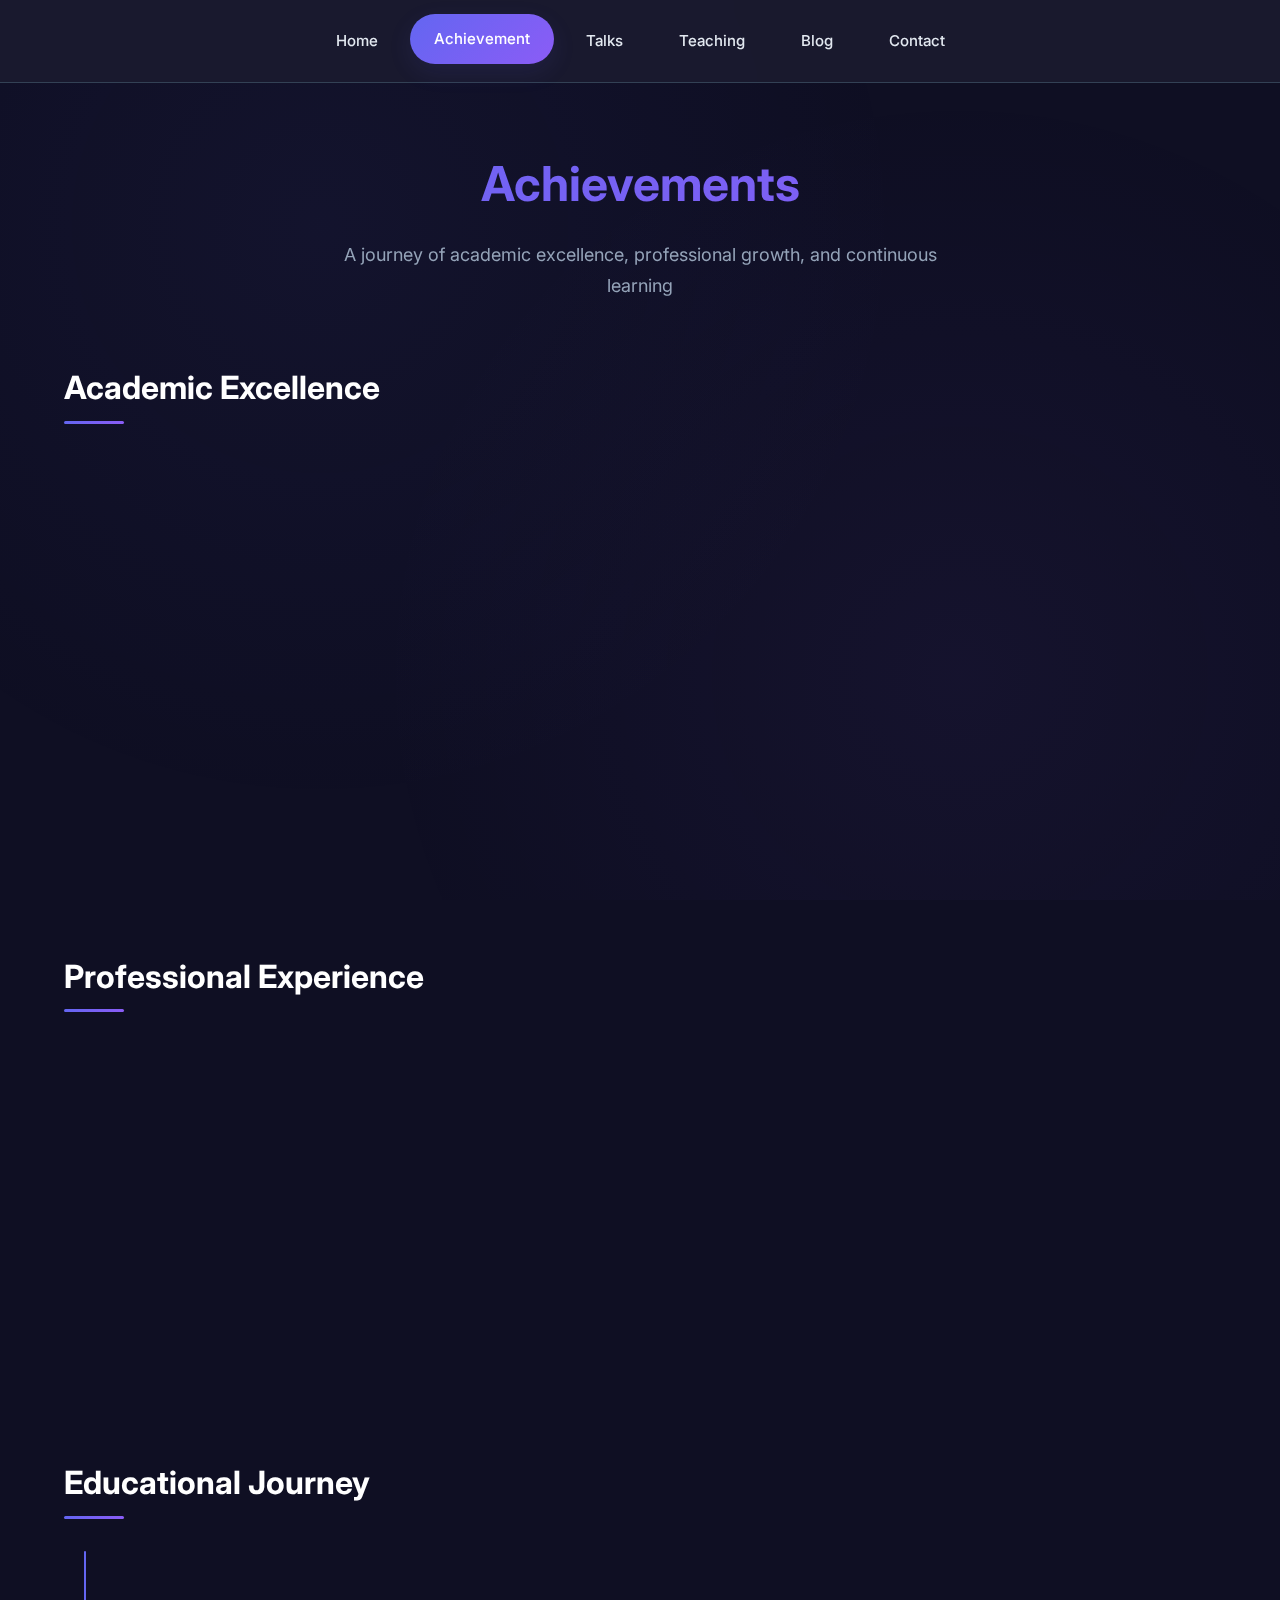
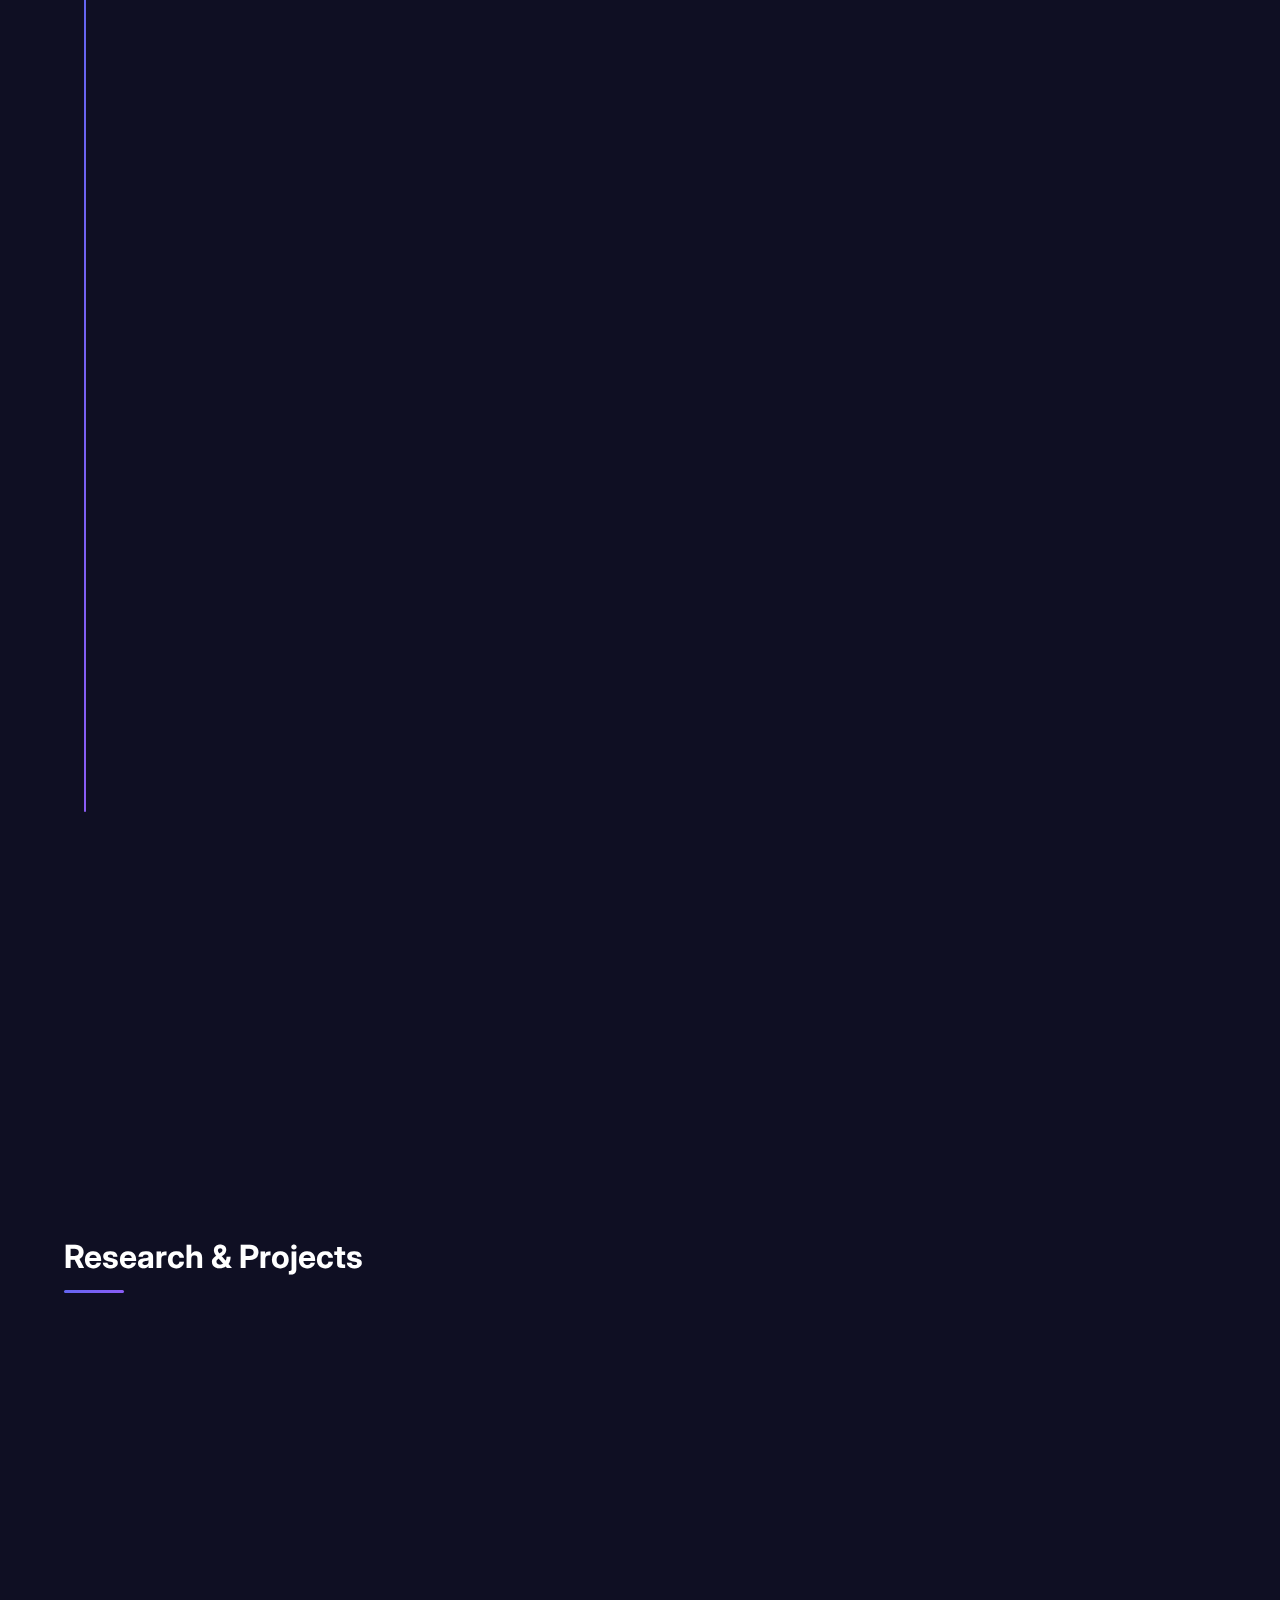
<file: achievement.html>
<!DOCTYPE html>
<html lang="en">
<head>
    <meta charset="UTF-8">
    <meta name="viewport" content="width=device-width, initial-scale=1.0">
    <title>KIMSIE PHAN - Achievements</title>
    <link href="https://fonts.googleapis.com/css2?family=Inter:wght@300;400;500;600;700&display=swap" rel="stylesheet">
    <style>
        * {
            margin: 0;
            padding: 0;
            box-sizing: border-box;
        }

        :root {
            --primary-color: #6366f1;
            --primary-hover: #5b21b6;
            --secondary-color: #f59e0b;
            --bg-primary: #0f0f23;
            --bg-secondary: #1a1a2e;
            --bg-card: #16213e;
            --text-primary: #ffffff;
            --text-secondary: #e2e8f0;
            --text-muted: #94a3b8;
            --border-color: #334155;
            --shadow-light: rgba(99, 102, 241, 0.1);
            --shadow-medium: rgba(99, 102, 241, 0.2);
            --gradient-primary: linear-gradient(135deg, #6366f1 0%, #8b5cf6 100%);
            --gradient-card: linear-gradient(145deg, #16213e 0%, #1e293b 100%);
            --gradient-gold: linear-gradient(135deg, #f59e0b 0%, #d97706 100%);
            --gradient-silver: linear-gradient(135deg, #64748b 0%, #475569 100%);
            --gradient-bronze: linear-gradient(135deg, #a16207 0%, #92400e 100%);
        }

        body {
            font-family: 'Inter', -apple-system, BlinkMacSystemFont, 'Segoe UI', sans-serif;
            background: var(--bg-primary);
            color: var(--text-primary);
            line-height: 1.7;
            overflow-x: hidden;
        }

        /* Background Pattern */
        body::before {
            content: '';
            position: fixed;
            top: 0;
            left: 0;
            width: 100%;
            height: 100%;
            background-image: 
                radial-gradient(circle at 25% 25%, rgba(99, 102, 241, 0.05) 0%, transparent 50%),
                radial-gradient(circle at 75% 75%, rgba(139, 92, 246, 0.05) 0%, transparent 50%);
            pointer-events: none;
            z-index: -1;
        }

        .container {
            max-width: 1200px;
            margin: 0 auto;
            padding: 0 24px;
        }

        /* Enhanced Navigation */
        nav {
            background: rgba(26, 26, 46, 0.95);
            backdrop-filter: blur(20px);
            border-bottom: 1px solid var(--border-color);
            padding: 16px 0;
            position: sticky;
            top: 0;
            z-index: 1000;
            transition: all 0.3s ease;
        }

        .nav-container {
            display: flex;
            justify-content: center;
            gap: 8px;
            flex-wrap: wrap;
        }

        .nav-item {
            color: var(--text-secondary);
            text-decoration: none;
            font-size: 15px;
            font-weight: 500;
            padding: 12px 24px;
            border-radius: 50px;
            transition: all 0.3s cubic-bezier(0.4, 0, 0.2, 1);
            position: relative;
            overflow: hidden;
        }

        .nav-item::before {
            content: '';
            position: absolute;
            top: 0;
            left: -100%;
            width: 100%;
            height: 100%;
            background: var(--gradient-primary);
            transition: left 0.3s ease;
            z-index: -1;
        }

        .nav-item:hover,
        .nav-item.active {
            color: var(--text-primary);
            transform: translateY(-2px);
            box-shadow: 0 8px 25px var(--shadow-light);
        }

        .nav-item:hover::before,
        .nav-item.active::before {
            left: 0;
        }

        /* Main Content */
        .main-content {
            padding: 60px 0;
            min-height: calc(100vh - 200px);
        }

        .page-header {
            text-align: center;
            margin-bottom: 60px;
        }

        .page-title {
            font-size: 48px;
            font-weight: 700;
            background: var(--gradient-primary);
            -webkit-background-clip: text;
            -webkit-text-fill-color: transparent;
            background-clip: text;
            margin-bottom: 16px;
        }

        .page-subtitle {
            font-size: 18px;
            color: var(--text-muted);
            max-width: 600px;
            margin: 0 auto;
        }

        /* Achievement Sections */
        .achievement-section {
            margin-bottom: 80px;
        }

        .section-title {
            font-size: 32px;
            font-weight: 700;
            color: var(--text-primary);
            margin-bottom: 40px;
            position: relative;
            display: inline-block;
        }

        .section-title::after {
            content: '';
            position: absolute;
            bottom: -8px;
            left: 0;
            width: 60px;
            height: 3px;
            background: var(--gradient-primary);
            border-radius: 2px;
        }

        .achievement-grid {
            display: grid;
            grid-template-columns: repeat(auto-fit, minmax(350px, 1fr));
            gap: 32px;
        }

        .achievement-card {
            background: var(--gradient-card);
            padding: 32px;
            border-radius: 20px;
            border: 1px solid var(--border-color);
            transition: all 0.4s cubic-bezier(0.4, 0, 0.2, 1);
            position: relative;
            overflow: hidden;
        }

        .achievement-card::before {
            content: '';
            position: absolute;
            top: 0;
            left: 0;
            right: 0;
            height: 4px;
            background: var(--gradient-primary);
        }

        .achievement-card:hover {
            transform: translateY(-8px);
            box-shadow: 0 25px 50px var(--shadow-medium);
        }

        .achievement-card.gold::before {
            background: var(--gradient-gold);
        }

        .achievement-card.silver::before {
            background: var(--gradient-silver);
        }

        .achievement-card.bronze::before {
            background: var(--gradient-bronze);
        }

        .achievement-icon {
            width: 60px;
            height: 60px;
            background: var(--gradient-primary);
            border-radius: 12px;
            display: flex;
            align-items: center;
            justify-content: center;
            margin-bottom: 20px;
        }

        .achievement-icon.gold {
            background: var(--gradient-gold);
        }

        .achievement-icon.silver {
            background: var(--gradient-silver);
        }

        .achievement-icon.bronze {
            background: var(--gradient-bronze);
        }

        .achievement-icon svg {
            width: 32px;
            height: 32px;
            fill: white;
        }

        .achievement-title {
            font-size: 20px;
            font-weight: 600;
            color: var(--text-primary);
            margin-bottom: 8px;
        }

        .achievement-organization {
            font-size: 14px;
            color: var(--primary-color);
            font-weight: 500;
            margin-bottom: 12px;
        }

        .achievement-date {
            font-size: 12px;
            color: var(--text-muted);
            text-transform: uppercase;
            letter-spacing: 0.5px;
            margin-bottom: 16px;
        }

        .achievement-description {
            color: var(--text-secondary);
            line-height: 1.6;
            font-size: 15px;
        }

        /* Timeline for Education */
        .timeline {
            position: relative;
            padding-left: 40px;
        }

        .timeline::before {
            content: '';
            position: absolute;
            left: 20px;
            top: 0;
            bottom: 0;
            width: 2px;
            background: var(--gradient-primary);
            border-radius: 2px;
        }

        .timeline-item {
            position: relative;
            margin-bottom: 40px;
            background: var(--gradient-card);
            padding: 24px;
            border-radius: 16px;
            border: 1px solid var(--border-color);
            transition: all 0.3s ease;
        }

        .timeline-item:hover {
            transform: translateX(8px);
            box-shadow: 0 12px 30px var(--shadow-light);
        }

        .timeline-item::before {
            content: '';
            position: absolute;
            left: -32px;
            top: 50%;
            transform: translateY(-50%);
            width: 16px;
            height: 16px;
            background: var(--primary-color);
            border-radius: 50%;
            border: 4px solid var(--bg-primary);
        }

        .timeline-degree {
            font-size: 18px;
            font-weight: 600;
            color: var(--text-primary);
            margin-bottom: 8px;
        }

        .timeline-institution {
            font-size: 16px;
            color: var(--primary-color);
            margin-bottom: 8px;
        }

        .timeline-date {
            font-size: 14px;
            color: var(--text-muted);
            margin-bottom: 12px;
        }

        .timeline-description {
            color: var(--text-secondary);
            line-height: 1.6;
        }

        /* Stats Section */
        .stats-section {
            background: var(--gradient-card);
            padding: 60px 40px;
            border-radius: 24px;
            border: 1px solid var(--border-color);
            margin: 60px 0;
        }

        .stats-grid {
            display: grid;
            grid-template-columns: repeat(auto-fit, minmax(200px, 1fr));
            gap: 40px;
            text-align: center;
        }

        .stat-item {
            padding: 20px;
        }

        .stat-number {
            font-size: 48px;
            font-weight: 700;
            background: var(--gradient-primary);
            -webkit-background-clip: text;
            -webkit-text-fill-color: transparent;
            background-clip: text;
            display: block;
            margin-bottom: 8px;
        }

        .stat-label {
            font-size: 16px;
            color: var(--text-secondary);
            font-weight: 500;
        }

        /* Animations */
        @keyframes fadeInUp {
            from {
                opacity: 0;
                transform: translateY(30px);
            }
            to {
                opacity: 1;
                transform: translateY(0);
            }
        }

        .fade-in {
            animation: fadeInUp 0.8s ease forwards;
        }

        .loading {
            opacity: 0;
            animation: fadeInUp 0.6s ease forwards;
        }

        .loading:nth-child(2) { animation-delay: 0.1s; }
        .loading:nth-child(3) { animation-delay: 0.2s; }
        .loading:nth-child(4) { animation-delay: 0.3s; }
        .loading:nth-child(5) { animation-delay: 0.4s; }

        /* Responsive Design */
        @media (max-width: 768px) {
            .container {
                padding: 0 16px;
            }

            .main-content {
                padding: 40px 0;
            }

            .page-title {
                font-size: 36px;
            }

            .achievement-grid {
                grid-template-columns: 1fr;
                gap: 24px;
            }

            .achievement-card {
                padding: 24px;
            }

            .timeline {
                padding-left: 30px;
            }

            .timeline-item::before {
                left: -24px;
            }

            .stats-section {
                padding: 40px 20px;
            }

            .stat-number {
                font-size: 36px;
            }
        }

        html {
            scroll-behavior: smooth;
        }
    </style>
</head>
<body>
    <!-- Enhanced Navigation -->
    <nav>
        <div class="container">
            <div class="nav-container">
                <a href="index.html" class="nav-item">Home</a>
                <a href="achievement.html" class="nav-item active">Achievement</a>
                <a href="talks.html" class="nav-item">Talks</a>
                <a href="teaching.html" class="nav-item">Teaching</a>
                <a href="blog.html" class="nav-item">Blog</a>
                <a href="#contact" class="nav-item">Contact</a>
            </div>
        </div>
    </nav>

    <!-- Main Content -->
    <div class="container">
        <div class="main-content">
            <!-- Page Header -->
            <div class="page-header fade-in">
                <h1 class="page-title">Achievements</h1>
                <p class="page-subtitle">A journey of academic excellence, professional growth, and continuous learning</p>
            </div>

            <!-- Academic Achievements -->
            <div class="achievement-section">
                <h2 class="section-title">Academic Excellence</h2>
                <div class="achievement-grid">
                    <div class="achievement-card gold loading">
                        <div class="achievement-icon gold">
                            <svg viewBox="0 0 24 24">
                                <path d="M12 2l3.09 6.26L22 9.27l-5 4.87 1.18 6.88L12 17.77l-6.18 3.25L7 14.14 2 9.27l6.91-1.01L12 2z"/>
                            </svg>
                        </div>
                        <h3 class="achievement-title">Master's in Mathematics and Computing</h3>
                        <p class="achievement-organization">IIT ISM Dhanbad</p>
                        <p class="achievement-date">2024 - Present</p>
                        <p class="achievement-description">Currently pursuing MSc in Mathematics and Computing with focus on Federated Learning Applications in Mining Industry. Member of Cosine Lab working on cutting-edge research.</p>
                    </div>

                    <div class="achievement-card silver loading">
                        <div class="achievement-icon silver">
                            <svg viewBox="0 0 24 24">
                                <path d="M5 13.18v4L12 21l7-3.82v-4L12 17l-7-3.82zM12 3L1 9l11 6 9-4.91V17h2V9L12 3z"/>
                            </svg>
                        </div>
                        <h3 class="achievement-title">Bachelor's in Mathematics (Hons.)</h3>
                        <p class="achievement-organization">Kirori Mal College, University of Delhi</p>
                        <p class="achievement-date">2021 - 2024</p>
                        <p class="achievement-description">Graduated with honors in Mathematics. Completed research project on "Dynamics of the Lorenz Curve" under supervision of Mr. Vishal Dhawan.</p>
                    </div>

                    <div class="achievement-card bronze loading">
                        <div class="achievement-icon bronze">
                            <svg viewBox="0 0 24 24">
                                <path d="M12 3L1 9l4 2.18v6L12 21l7-3.82v-6L9 9l3-1.64L12 3z"/>
                            </svg>
                        </div>
                        <h3 class="achievement-title">Teaching Training Certificate</h3>
                        <p class="achievement-organization">Hun Sen Regional Pedagogy Center, Kandal</p>
                        <p class="achievement-date">2020</p>
                        <p class="achievement-description">Completed comprehensive teacher training program to become a qualified civil servant under Ministry of Education, Youth and Sport, Cambodia.</p>
                    </div>
                </div>
            </div>

            <!-- Professional Experience -->
            <div class="achievement-section">
                <h2 class="section-title">Professional Experience</h2>
                <div class="achievement-grid">
                    <div class="achievement-card loading">
                        <div class="achievement-icon">
                            <svg viewBox="0 0 24 24">
                                <path d="M19 3H5c-1.1 0-2 .9-2 2v14c0 1.1.9 2 2 2h14c1.1 0 2-.9 2-2V5c0-1.1-.9-2-2-2zm-5 14H7v-2h7v2zm3-4H7v-2h10v2zm0-4H7V7h10v2z"/>
                            </svg>
                        </div>
                        <h3 class="achievement-title">Mathematics Teacher</h3>
                        <p class="achievement-organization">Samdach Akak Moha Thoma Pouthisal Chea Sim Prek Anhchan High School</p>
                        <p class="achievement-date">2021</p>
                        <p class="achievement-description">Taught mathematics to high school students, developing innovative teaching methods and contributing to student academic success.</p>
                    </div>

                    <div class="achievement-card loading">
                        <div class="achievement-icon">
                            <svg viewBox="0 0 24 24">
                                <path d="M20 6h-2.18c.11-.31.18-.65.18-1a2.996 2.996 0 0 0-5.5-1.65l-.5.67-.5-.68C10.96 2.54 10.05 2 9 2 7.34 2 6 3.34 6 5c0 .35.07.69.18 1H4c-1.11 0-1.99.89-1.99 2L2 19c0 1.11.89 2 2 2h16c1.11 0 2-.89 2-2V8c0-1.11-.89-2-2-2zm-5-2c.55 0 1 .45 1 1s-.45 1-1 1-1-.45-1-1 .45-1 1-1zM9 4c.55 0 1 .45 1 1s-.45 1-1 1-1-.45-1-1 .45-1 1-1z"/>
                            </svg>
                        </div>
                        <h3 class="achievement-title">Research Assistant</h3>
                        <p class="achievement-organization">Cosine Lab, IIT ISM Dhanbad</p>
                        <p class="achievement-date">2024 - Present</p>
                        <p class="achievement-description">Working on Federated Learning applications in mining industry, focusing on gas sensor dataset analysis and evaluation metrics development.</p>
                    </div>
                </div>
            </div>

            <!-- Education Timeline -->
            <div class="achievement-section">
                <h2 class="section-title">Educational Journey</h2>
                <div class="timeline">
                    <div class="timeline-item loading">
                        <h3 class="timeline-degree">MSc Mathematics and Computing</h3>
                        <p class="timeline-institution">Indian Institute of Technology (ISM), Dhanbad</p>
                        <p class="timeline-date">2024 - Present</p>
                        <p class="timeline-description">Specializing in computational mathematics with focus on federated learning and machine learning applications in industrial settings.</p>
                    </div>

                    <div class="timeline-item loading">
                        <h3 class="timeline-degree">Bachelor of Mathematics (Honours)</h3>
                        <p class="timeline-institution">Kirori Mal College, University of Delhi</p>
                        <p class="timeline-date">2021 - 2024</p>
                        <p class="timeline-description">Comprehensive study of pure and applied mathematics with research project on dynamical systems and mathematical modeling.</p>
                    </div>

                    <div class="timeline-item loading">
                        <h3 class="timeline-degree">Teaching Training Certificate</h3>
                        <p class="timeline-institution">Hun Sen Regional Pedagogy Center, Kandal</p>
                        <p class="timeline-date">2020</p>
                        <p class="timeline-description">Professional development in educational methodologies and pedagogical techniques for mathematics instruction.</p>
                    </div>

                    <div class="timeline-item loading">
                        <h3 class="timeline-degree">High School Diploma</h3>
                        <p class="timeline-institution">Bun Rany Hun Sen High School, R'lea Bier</p>
                        <p class="timeline-date">2018</p>
                        <p class="timeline-description">Completed secondary education with strong foundation in mathematics and sciences.</p>
                    </div>
                </div>
            </div>

            <!-- Statistics -->
            <div class="stats-section loading">
                <div class="stats-grid">
                    <div class="stat-item">
                        <span class="stat-number">6+</span>
                        <p class="stat-label">Years of Study</p>
                    </div>
                    <div class="stat-item">
                        <span class="stat-number">3</span>
                        <p class="stat-label">Degrees Earned</p>
                    </div>
                    <div class="stat-item">
                        <span class="stat-number">2</span>
                        <p class="stat-label">Research Projects</p>
                    </div>
                    <div class="stat-item">
                        <span class="stat-number">1</span>
                        <p class="stat-label">Teaching Experience</p>
                    </div>
                </div>
            </div>

            <!-- Research Projects -->
            <div class="achievement-section">
                <h2 class="section-title">Research & Projects</h2>
                <div class="achievement-grid">
                    <div class="achievement-card loading">
                        <div class="achievement-icon">
                            <svg viewBox="0 0 24 24">
                                <path d="M9.4 16.6L4.8 12l4.6-4.6L8 6l-6 6 6 6 1.4-1.4zm5.2 0L19.2 12l-4.6-4.6L16 6l6 6-6 6-1.4-1.4z"/>
                            </svg>
                        </div>
                        <h3 class="achievement-title">Federated Learning in Mining Industry</h3>
                        <p class="achievement-organization">Cosine Lab, IIT ISM Dhanbad</p>
                        <p class="achievement-date">2024 - Present</p>
                        <p class="achievement-description">Developing federated learning applications using Flower framework for gas sensor dataset analysis in mining environments, focusing on privacy-preserving machine learning techniques.</p>
                    </div>

                    <div class="achievement-card loading">
                        <div class="achievement-icon">
                            <svg viewBox="0 0 24 24">
                                <path d="M12 2C6.48 2 2 6.48 2 12s4.48 10 10 10 10-4.48 10-10S17.52 2 12 2zm-2 15l-5-5 1.41-1.41L10 14.17l7.59-7.59L19 8l-9 9z"/>
                            </svg>
                        </div>
                        <h3 class="achievement-title">Dynamics of the Lorenz Curve</h3>
                        <p class="achievement-organization">Kirori Mal College, University of Delhi</p>
                        <p class="achievement-date">2024</p>
                        <p class="achievement-description">Mathematical analysis of the Lorenz curve dynamics under supervision of Mr. Vishal Dhawan, exploring applications in economic inequality measurement and mathematical modeling.</p>
                    </div>
                </div>
            </div>
        </div>
    </div>
</body>
</html>
</file>
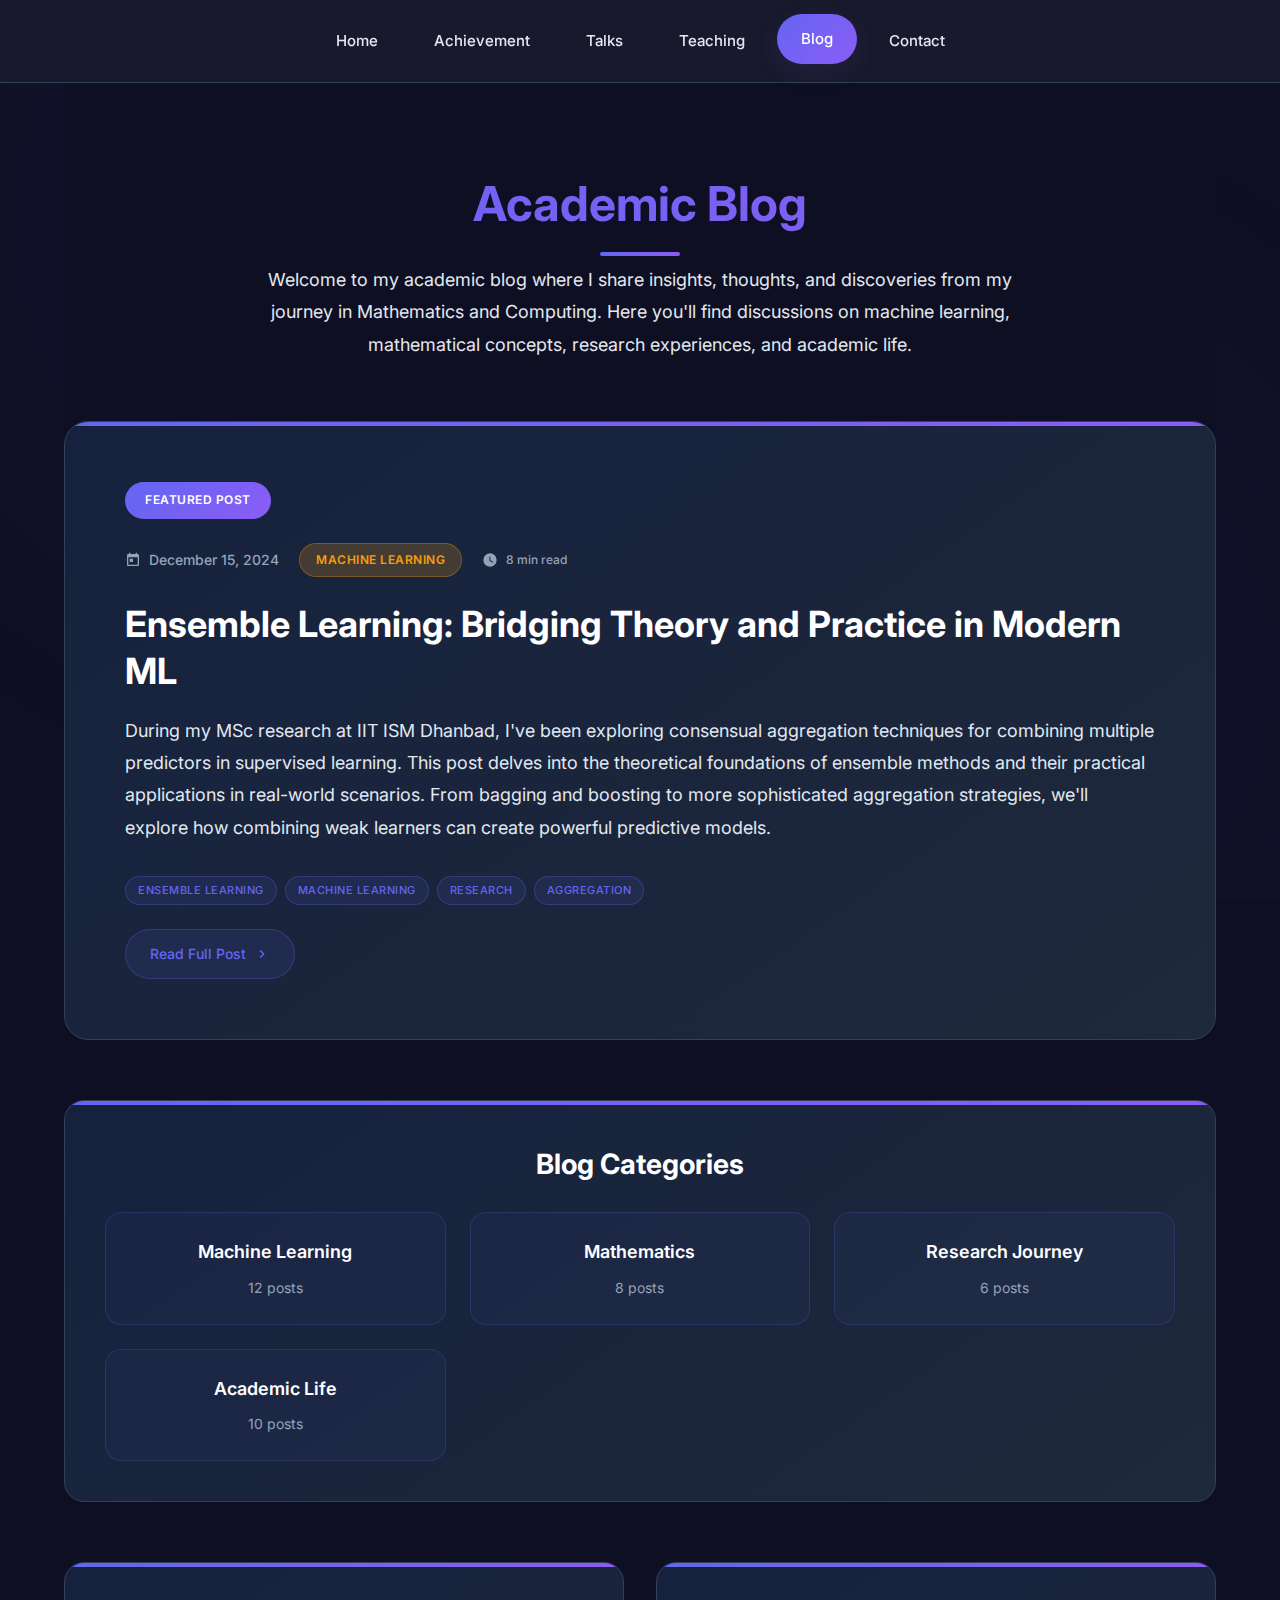
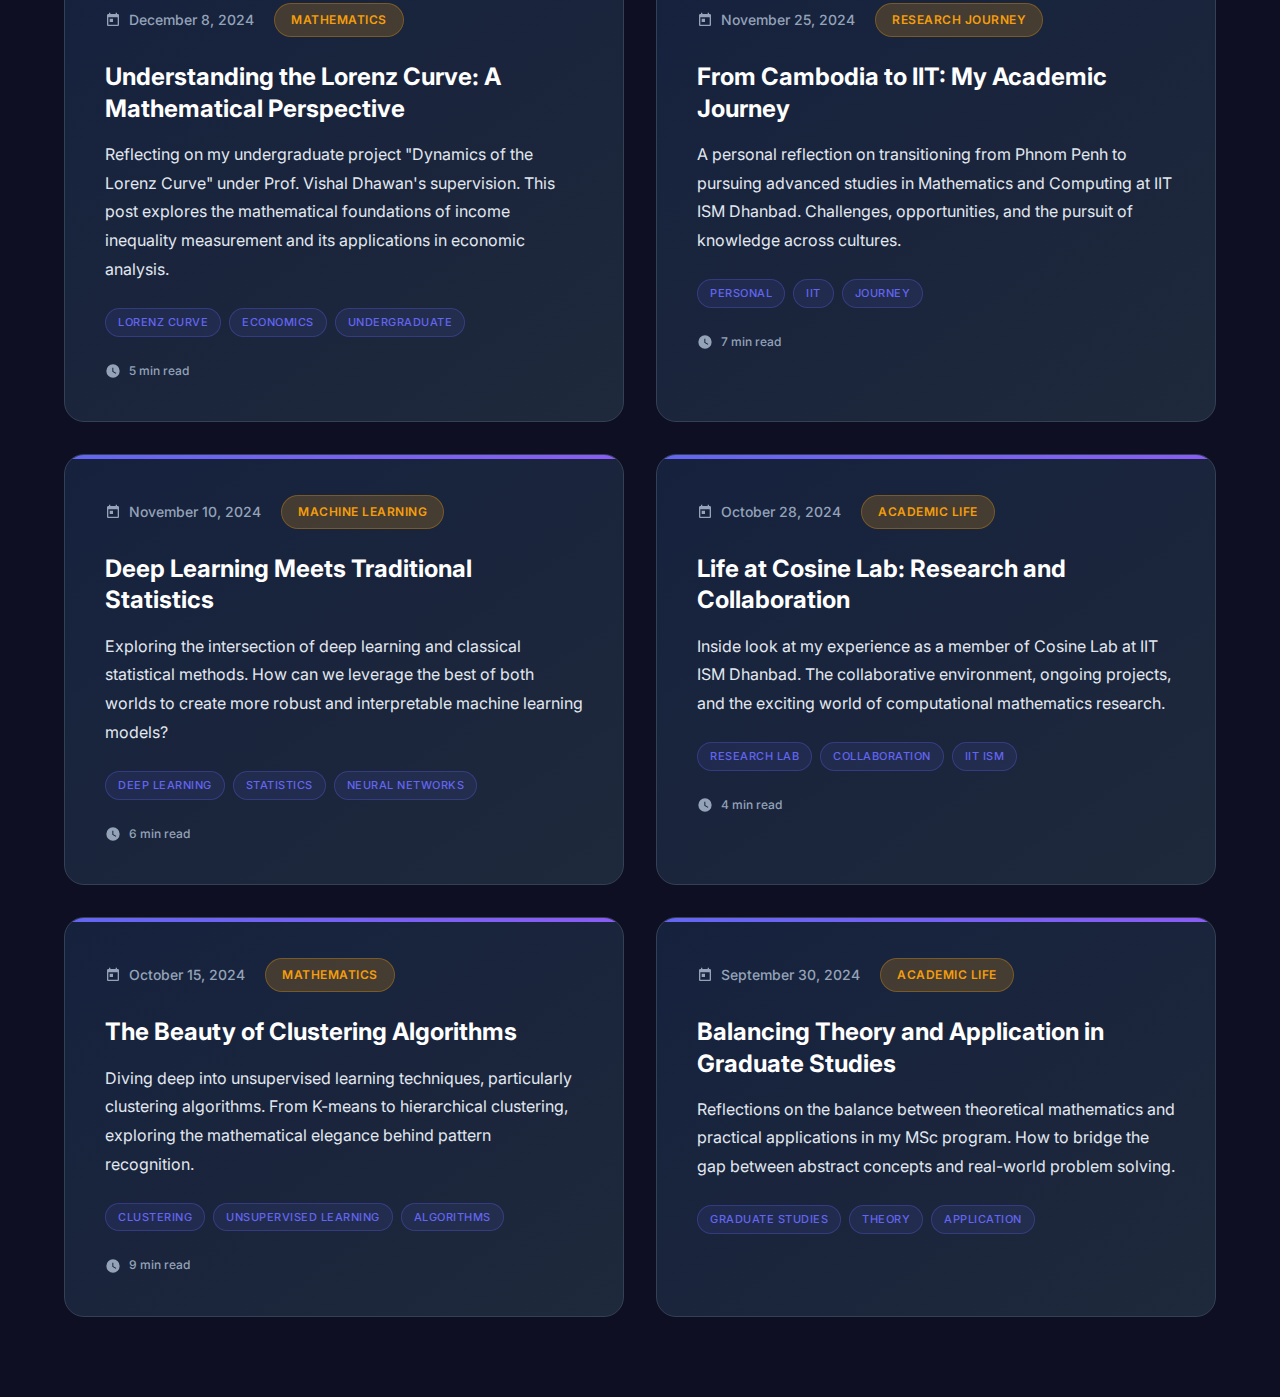
<file: blog.html>
<!DOCTYPE html>
<html lang="en">
<head>
    <meta charset="UTF-8">
    <meta name="viewport" content="width=device-width, initial-scale=1.0">
    <title>KIMSIE PHAN - Blog</title>
    <link href="https://fonts.googleapis.com/css2?family=Inter:wght@300;400;500;600;700&display=swap" rel="stylesheet">
    <link rel="stylesheet" href="index.css">

</head>
<body>
    <!-- Navigation -->
    <nav>
        <div class="container">
            <div class="nav-container">
                <a href="index.html" class="nav-item">Home</a>
                <a href="achievement.html" class="nav-item">Achievement</a>
                <a href="talks.html" class="nav-item">Talks</a>
                <a href="teaching.html" class="nav-item">Teaching</a>
                <a href="blog.html" class="nav-item active">Blog</a>
                <a href="#contact" class="nav-item">Contact</a>
            </div>
        </div>
    </nav>

    <!-- Main Content -->
    <div class="container">
        <div class="blog-section">
            <h1 class="section-title fade-in">Academic Blog</h1>
            
            <div class="blog-intro fade-in">
                Welcome to my academic blog where I share insights, thoughts, and discoveries from my journey in Mathematics and Computing. Here you'll find discussions on machine learning, mathematical concepts, research experiences, and academic life.
            </div>

            <!-- Featured Post -->
            <article class="featured-post fade-in">
                <div class="featured-badge">Featured Post</div>
                <div class="post-meta">
                    <div class="post-date">
                        <svg class="icon" viewBox="0 0 24 24">
                            <path d="M19 3h-1V1h-2v2H8V1H6v2H5c-1.11 0-1.99.9-1.99 2L3 19c0 1.1.89 2 2 2h14c1.1 0 2-.9 2-2V5c0-1.1-.9-2-2-2zm0 16H5V8h14v11zM7 10h5v5H7z"/>
                        </svg>
                        December 15, 2024
                    </div>
                    <div class="post-category">Machine Learning</div>
                    <div class="reading-time">
                        <svg class="icon" viewBox="0 0 24 24">
                            <path d="M12,2A10,10 0 0,0 2,12A10,10 0 0,0 12,22A10,10 0 0,0 22,12A10,10 0 0,0 12,2M16.2,16.2L11,13V7H12.5V12.2L17,14.9L16.2,16.2Z"/>
                        </svg>
                        8 min read
                    </div>
                </div>
                <h2 class="post-title">Ensemble Learning: Bridging Theory and Practice in Modern ML</h2>
                <div class="post-excerpt">
                    During my MSc research at IIT ISM Dhanbad, I've been exploring consensual aggregation techniques for combining multiple predictors in supervised learning. This post delves into the theoretical foundations of ensemble methods and their practical applications in real-world scenarios. From bagging and boosting to more sophisticated aggregation strategies, we'll explore how combining weak learners can create powerful predictive models.
                </div>
                <div class="tags">
                    <span class="tag">Ensemble Learning</span>
                    <span class="tag">Machine Learning</span>
                    <span class="tag">Research</span>
                    <span class="tag">Aggregation</span>
                </div>
                <a href="#" class="read-more">
                    Read Full Post
                    <svg class="icon" viewBox="0 0 24 24">
                        <path d="M8.59,16.58L13.17,12L8.59,7.41L10,6L16,12L10,18L8.59,16.58Z"/>
                    </svg>
                </a>
            </article>

            <!-- Categories Section -->
            <div class="categories-section fade-in">
                <h3 class="categories-title">Blog Categories</h3>
                <div class="categories-grid">
                    <div class="category-card">
                        <div class="category-name">Machine Learning</div>
                        <div class="category-count">12 posts</div>
                    </div>
                    <div class="category-card">
                        <div class="category-name">Mathematics</div>
                        <div class="category-count">8 posts</div>
                    </div>
                    <div class="category-card">
                        <div class="category-name">Research Journey</div>
                        <div class="category-count">6 posts</div>
                    </div>
                    <div class="category-card">
                        <div class="category-name">Academic Life</div>
                        <div class="category-count">10 posts</div>
                    </div>
                </div>
            </div>

            <!-- Blog Posts Grid -->
            <div class="blog-grid">
                <article class="blog-post fade-in">
                    <div class="post-meta">
                        <div class="post-date">
                            <svg class="icon" viewBox="0 0 24 24">
                                <path d="M19 3h-1V1h-2v2H8V1H6v2H5c-1.11 0-1.99.9-1.99 2L3 19c0 1.1.89 2 2 2h14c1.1 0 2-.9 2-2V5c0-1.1-.9-2-2-2zm0 16H5V8h14v11zM7 10h5v5H7z"/>
                            </svg>
                            December 8, 2024
                        </div>
                        <div class="post-category">Mathematics</div>
                    </div>
                    <h3 class="post-title">Understanding the Lorenz Curve: A Mathematical Perspective</h3>
                    <div class="post-excerpt">
                        Reflecting on my undergraduate project "Dynamics of the Lorenz Curve" under Prof. Vishal Dhawan's supervision. This post explores the mathematical foundations of income inequality measurement and its applications in economic analysis.
                    </div>
                    <div class="tags">
                        <span class="tag">Lorenz Curve</span>
                        <span class="tag">Economics</span>
                        <span class="tag">Undergraduate</span>
                    </div>
                    <div class="reading-time">
                        <svg class="icon" viewBox="0 0 24 24">
                            <path d="M12,2A10,10 0 0,0 2,12A10,10 0 0,0 12,22A10,10 0 0,0 22,12A10,10 0 0,0 12,2M16.2,16.2L11,13V7H12.5V12.2L17,14.9L16.2,16.2Z"/>
                        </svg>
                        5 min read
                    </div>
                </article>

                <article class="blog-post fade-in">
                    <div class="post-meta">
                        <div class="post-date">
                            <svg class="icon" viewBox="0 0 24 24">
                                <path d="M19 3h-1V1h-2v2H8V1H6v2H5c-1.11 0-1.99.9-1.99 2L3 19c0 1.1.89 2 2 2h14c1.1 0 2-.9 2-2V5c0-1.1-.9-2-2-2zm0 16H5V8h14v11zM7 10h5v5H7z"/>
                            </svg>
                            November 25, 2024
                        </div>
                        <div class="post-category">Research Journey</div>
                    </div>
                    <h3 class="post-title">From Cambodia to IIT: My Academic Journey</h3>
                    <div class="post-excerpt">
                        A personal reflection on transitioning from Phnom Penh to pursuing advanced studies in Mathematics and Computing at IIT ISM Dhanbad. Challenges, opportunities, and the pursuit of knowledge across cultures.
                    </div>
                    <div class="tags">
                        <span class="tag">Personal</span>
                        <span class="tag">IIT</span>
                        <span class="tag">Journey</span>
                    </div>
                    <div class="reading-time">
                        <svg class="icon" viewBox="0 0 24 24">
                            <path d="M12,2A10,10 0 0,0 2,12A10,10 0 0,0 12,22A10,10 0 0,0 22,12A10,10 0 0,0 12,2M16.2,16.2L11,13V7H12.5V12.2L17,14.9L16.2,16.2Z"/>
                        </svg>
                        7 min read
                    </div>
                </article>

                <article class="blog-post fade-in">
                    <div class="post-meta">
                        <div class="post-date">
                            <svg class="icon" viewBox="0 0 24 24">
                                <path d="M19 3h-1V1h-2v2H8V1H6v2H5c-1.11 0-1.99.9-1.99 2L3 19c0 1.1.89 2 2 2h14c1.1 0 2-.9 2-2V5c0-1.1-.9-2-2-2zm0 16H5V8h14v11zM7 10h5v5H7z"/>
                            </svg>
                            November 10, 2024
                        </div>
                        <div class="post-category">Machine Learning</div>
                    </div>
                    <h3 class="post-title">Deep Learning Meets Traditional Statistics</h3>
                    <div class="post-excerpt">
                        Exploring the intersection of deep learning and classical statistical methods. How can we leverage the best of both worlds to create more robust and interpretable machine learning models?
                    </div>
                    <div class="tags">
                        <span class="tag">Deep Learning</span>
                        <span class="tag">Statistics</span>
                        <span class="tag">Neural Networks</span>
                    </div>
                    <div class="reading-time">
                        <svg class="icon" viewBox="0 0 24 24">
                            <path d="M12,2A10,10 0 0,0 2,12A10,10 0 0,0 12,22A10,10 0 0,0 22,12A10,10 0 0,0 12,2M16.2,16.2L11,13V7H12.5V12.2L17,14.9L16.2,16.2Z"/>
                        </svg>
                        6 min read
                    </div>
                </article>

                <article class="blog-post fade-in">
                    <div class="post-meta">
                        <div class="post-date">
                            <svg class="icon" viewBox="0 0 24 24">
                                <path d="M19 3h-1V1h-2v2H8V1H6v2H5c-1.11 0-1.99.9-1.99 2L3 19c0 1.1.89 2 2 2h14c1.1 0 2-.9 2-2V5c0-1.1-.9-2-2-2zm0 16H5V8h14v11zM7 10h5v5H7z"/>
                            </svg>
                            October 28, 2024
                        </div>
                        <div class="post-category">Academic Life</div>
                    </div>
                    <h3 class="post-title">Life at Cosine Lab: Research and Collaboration</h3>
                    <div class="post-excerpt">
                        Inside look at my experience as a member of Cosine Lab at IIT ISM Dhanbad. The collaborative environment, ongoing projects, and the exciting world of computational mathematics research.
                    </div>
                    <div class="tags">
                        <span class="tag">Research Lab</span>
                        <span class="tag">Collaboration</span>
                        <span class="tag">IIT ISM</span>
                    </div>
                    <div class="reading-time">
                        <svg class="icon" viewBox="0 0 24 24">
                            <path d="M12,2A10,10 0 0,0 2,12A10,10 0 0,0 12,22A10,10 0 0,0 22,12A10,10 0 0,0 12,2M16.2,16.2L11,13V7H12.5V12.2L17,14.9L16.2,16.2Z"/>
                        </svg>
                        4 min read
                    </div>
                </article>

                <article class="blog-post fade-in">
                    <div class="post-meta">
                        <div class="post-date">
                            <svg class="icon" viewBox="0 0 24 24">
                                <path d="M19 3h-1V1h-2v2H8V1H6v2H5c-1.11 0-1.99.9-1.99 2L3 19c0 1.1.89 2 2 2h14c1.1 0 2-.9 2-2V5c0-1.1-.9-2-2-2zm0 16H5V8h14v11zM7 10h5v5H7z"/>
                            </svg>
                            October 15, 2024
                        </div>
                        <div class="post-category">Mathematics</div>
                    </div>
                    <h3 class="post-title">The Beauty of Clustering Algorithms</h3>
                    <div class="post-excerpt">
                        Diving deep into unsupervised learning techniques, particularly clustering algorithms. From K-means to hierarchical clustering, exploring the mathematical elegance behind pattern recognition.
                    </div>
                    <div class="tags">
                        <span class="tag">Clustering</span>
                        <span class="tag">Unsupervised Learning</span>
                        <span class="tag">Algorithms</span>
                    </div>
                    <div class="reading-time">
                        <svg class="icon" viewBox="0 0 24 24">
                            <path d="M12,2A10,10 0 0,0 2,12A10,10 0 0,0 12,22A10,10 0 0,0 22,12A10,10 0 0,0 12,2M16.2,16.2L11,13V7H12.5V12.2L17,14.9L16.2,16.2Z"/>
                        </svg>
                        9 min read
                    </div>
                </article>

                <article class="blog-post fade-in">
                    <div class="post-meta">
                        <div class="post-date">
                            <svg class="icon" viewBox="0 0 24 24">
                                <path d="M19 3h-1V1h-2v2H8V1H6v2H5c-1.11 0-1.99.9-1.99 2L3 19c0 1.1.89 2 2 2h14c1.1 0 2-.9 2-2V5c0-1.1-.9-2-2-2zm0 16H5V8h14v11zM7 10h5v5H7z"/>
                            </svg>
                            September 30, 2024
                        </div>
                        <div class="post-category">Academic Life</div>
                    </div>
                    <h3 class="post-title">Balancing Theory and Application in Graduate Studies</h3>
                    <div class="post-excerpt">
                        Reflections on the balance between theoretical mathematics and practical applications in my MSc program. How to bridge the gap between abstract concepts and real-world problem solving.
                    </div>
                    <div class="tags">
                        <span class="tag">Graduate Studies</span>
                        <span class="tag">Theory</span>
                        <span class="tag">Application</span>
                    </div>
                    <div class="reading-time">
                        <svg class="icon" viewBox="0 0 24 24">
                            <path d="M12,2A10,10 0 0,0 2,12A10,10 0
</file>
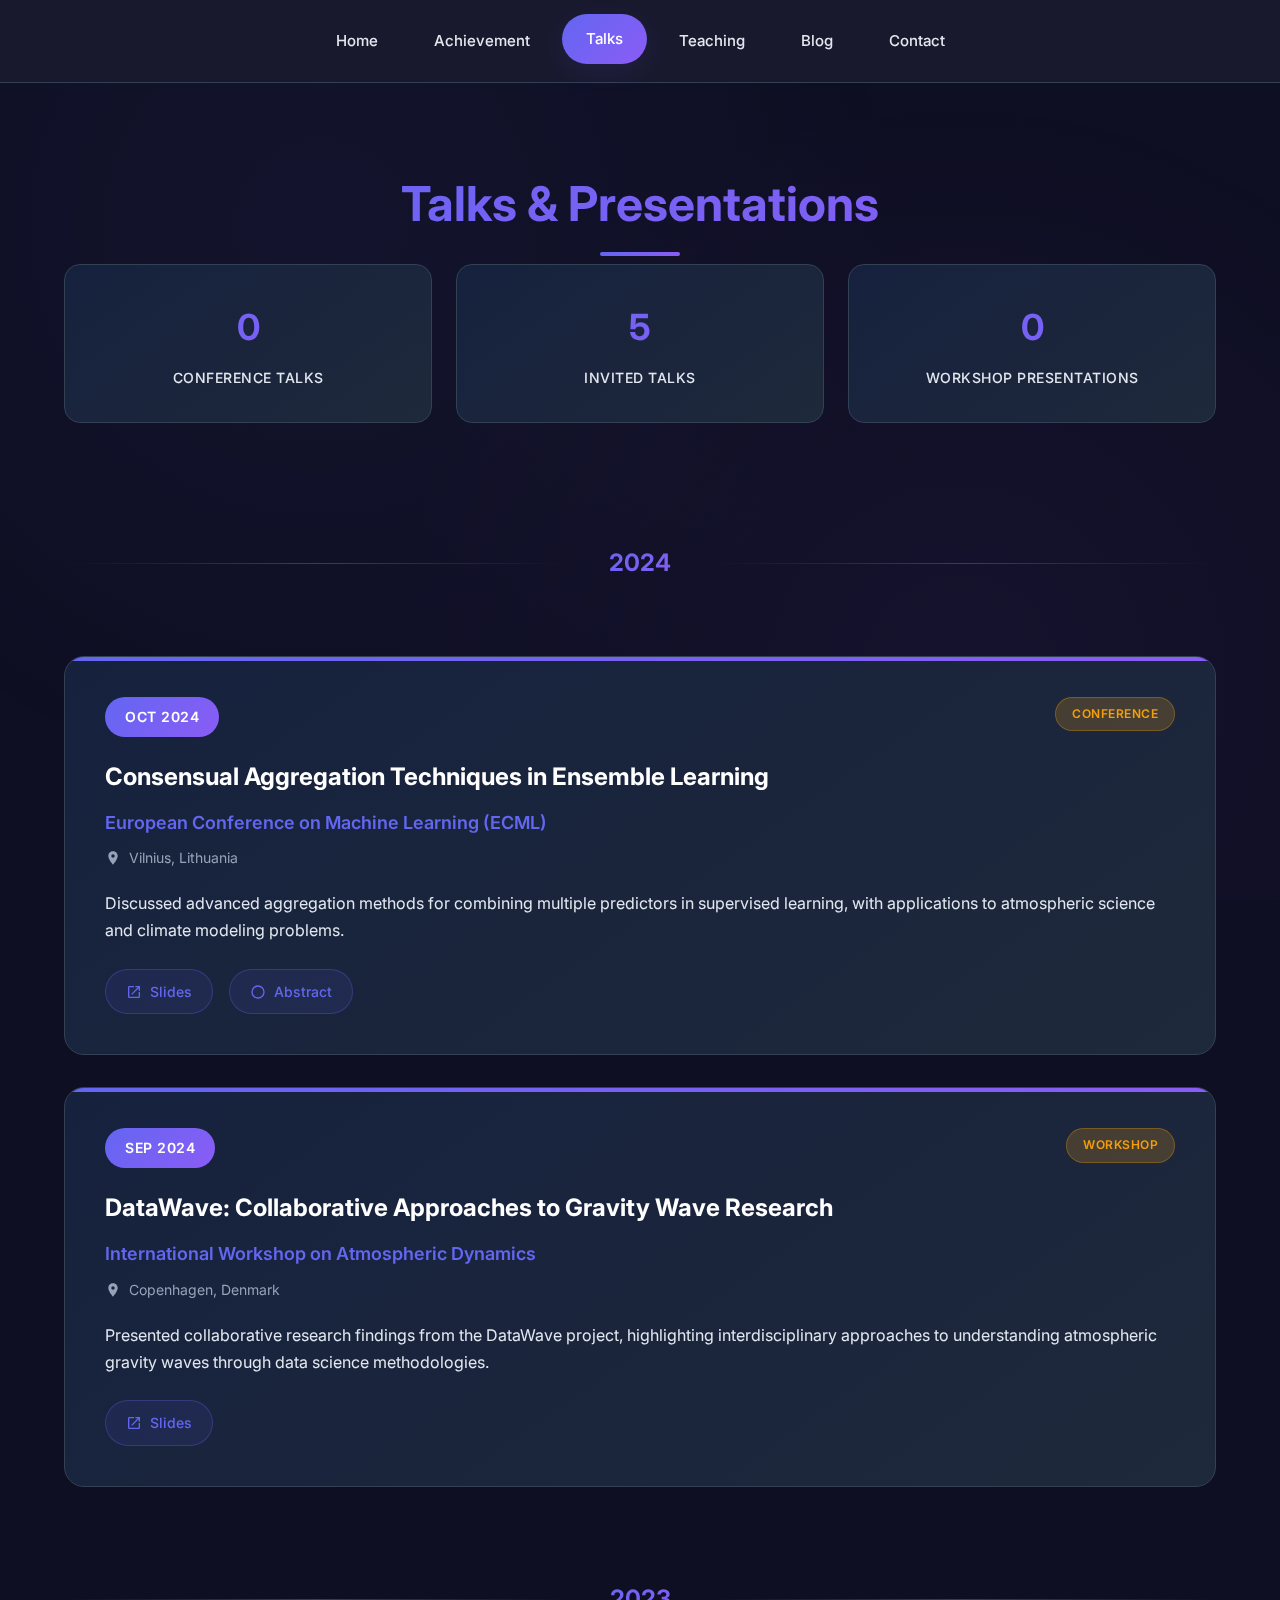
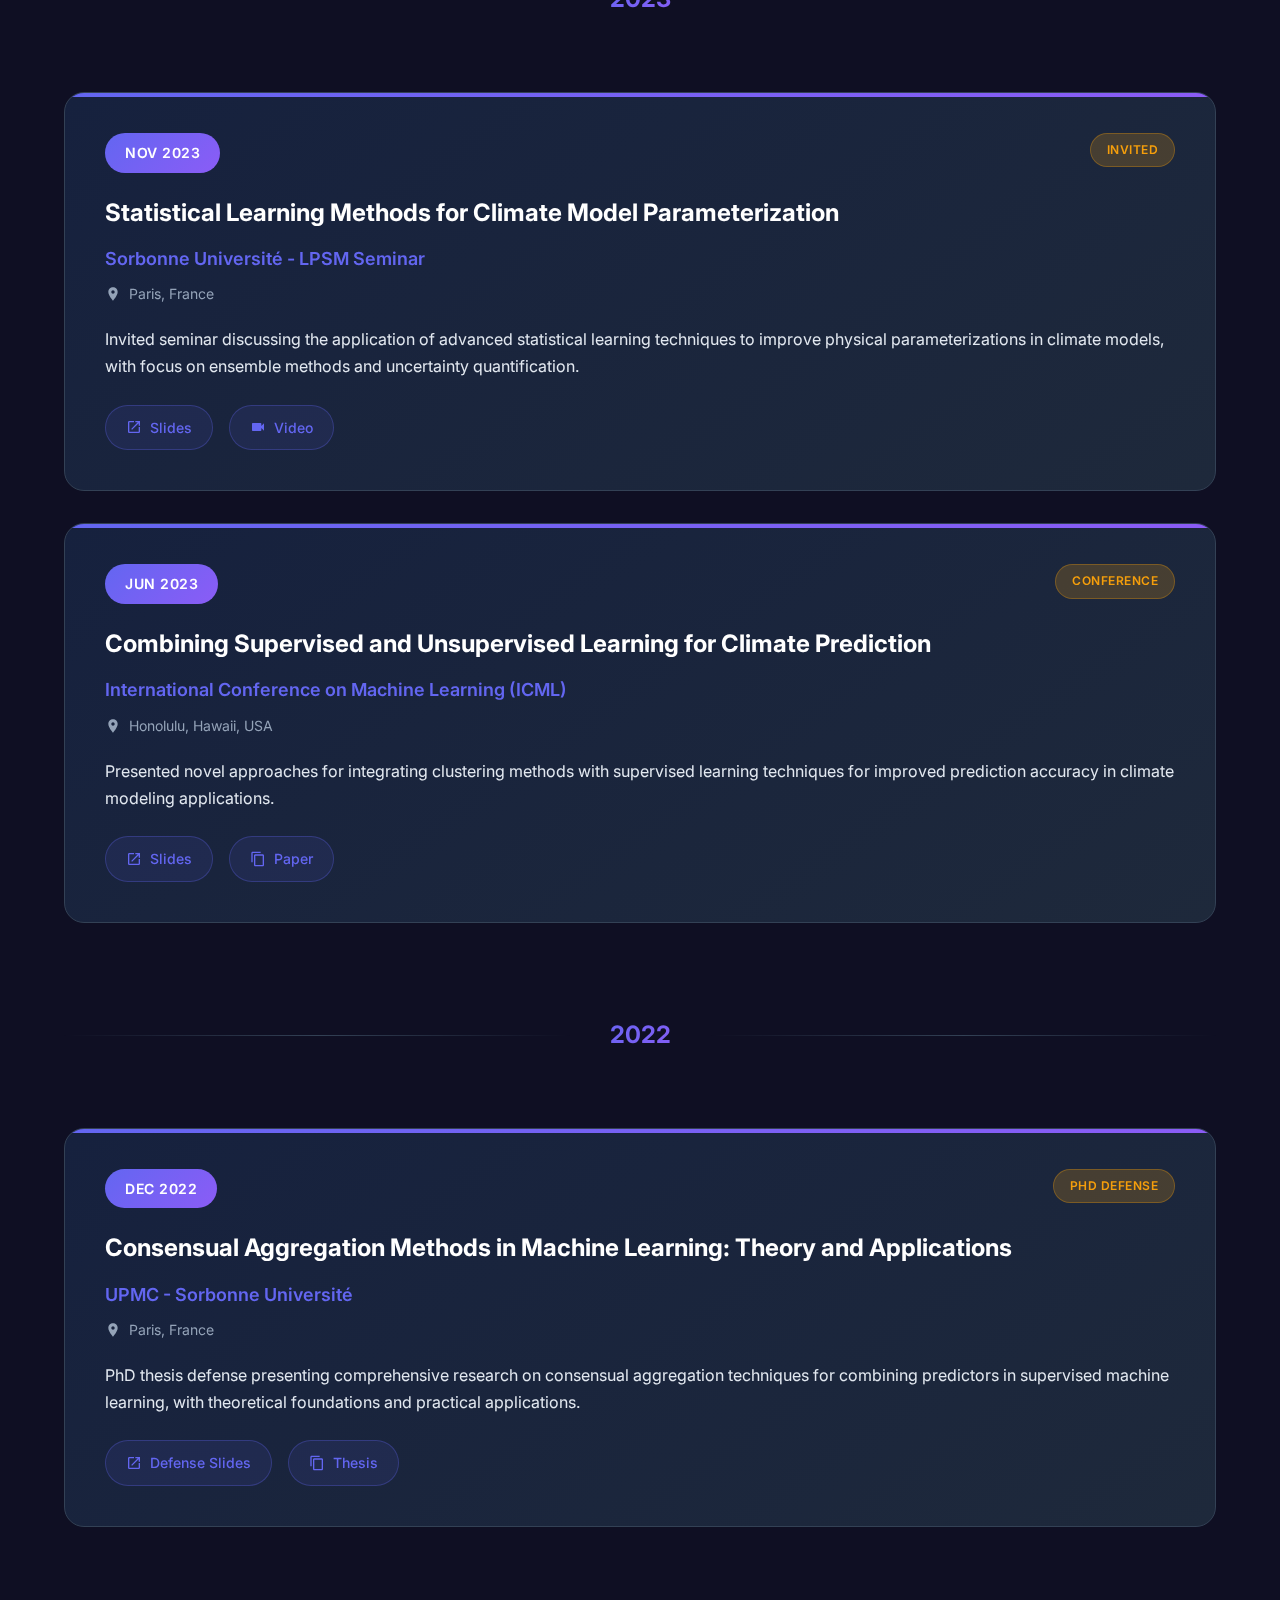
<file: talks.html>
<!DOCTYPE html>
<html lang="en">
<head>
    <meta charset="UTF-8">
    <meta name="viewport" content="width=device-width, initial-scale=1.0">
    <title>KIMSIE PHAN - Academic Portfolio</title>
    <link href="https://fonts.googleapis.com/css2?family=Inter:wght@300;400;500;600;700&display=swap" rel="stylesheet">
    <link rel="stylesheet" href="index.css">
</head>
<body>
    <nav>
        <div class="container">
            <div class="nav-container">
                <a href="index.html" class="nav-item">Home</a>
                <a href="achievement.html" class="nav-item">Achievement</a>
                <a href="talks.html" class="nav-item active">Talks</a>
                <a href="teaching.html" class="nav-item">Teaching</a>
                <a href="blog.html" class="nav-item">Blog</a>
                <a href="#contact" class="nav-item">Contact</a>
            </div>
        </div>
    </nav>

    <div class="container">
        <section class="talks-section">
            <h1 class="section-title fade-in">Talks & Presentations</h1>
            
            <div class="stats-section fade-in">
                <div class="stat-card">
                    <div class="stat-number">0</div>
                    <div class="stat-label">Conference Talks</div>
                </div>
                <div class="stat-card">
                    <div class="stat-number">5</div>
                    <div class="stat-label">Invited Talks</div>
                </div>
                <div class="stat-card">
                    <div class="stat-number">0</div>
                    <div class="stat-label">Workshop Presentations</div>
                </div>

            </div>

            <div class="talks-grid">
                <div class="year-divider">
                    <div class="year-text">2024</div>
                </div>

                <div class="talk-card fade-in">
                    <div class="talk-header">
                        <div class="talk-date">Oct 2024</div>
                        <div class="talk-type">Conference</div>
                    </div>
                    <h3 class="talk-title">Consensual Aggregation Techniques in Ensemble Learning</h3>
                    <div class="talk-venue">European Conference on Machine Learning (ECML)</div>
                    <div class="talk-location">
                        <svg class="location-icon" viewBox="0 0 24 24">
                            <path d="M12 2C8.13 2 5 5.13 5 9c0 5.25 7 13 7 13s7-7.75 7-13c0-3.87-3.13-7-7-7zm0 9.5c-1.38 0-2.5-1.12-2.5-2.5s1.12-2.5 2.5-2.5 2.5 1.12 2.5 2.5-1.12 2.5-2.5 2.5z"/>
                        </svg>
                        Vilnius, Lithuania
                    </div>
                    <p class="talk-description">
                        Discussed advanced aggregation methods for combining multiple predictors in supervised learning, with applications to atmospheric science and climate modeling problems.
                    </p>
                    <div class="talk-links">
                        <a href="#" class="talk-link">
                            <svg class="link-icon" viewBox="0 0 24 24">
                                <path d="M14,3V5H17.59L7.76,14.83L9.17,16.24L19,6.41V10H21V3M19,19H5V5H12V3H5C3.89,3 3,3.9 3,5V19A2,2 0 0,0 5,21H19A2,2 0 0,0 21,19V12H19V19Z"/>
                            </svg>
                            Slides
                        </a>
                        <a href="#" class="talk-link">
                            <svg class="link-icon" viewBox="0 0 24 24">
                                <path d="M12,2A10,10 0 0,0 2,12A10,10 0 0,0 12,22A10,10 0 0,0 22,12A10,10 0 0,0 12,2M12,4A8,8 0 0,1 20,12A8,8 0 0,1 12,20A8,8 0 0,1 4,12A8,8 0 0,1 12,4Z"/>
                            </svg>
                            Abstract
                        </a>
                    </div>
                </div>

                <div class="talk-card fade-in">
                    <div class="talk-header">
                        <div class="talk-date">Sep 2024</div>
                        <div class="talk-type">Workshop</div>
                    </div>
                    <h3 class="talk-title">DataWave: Collaborative Approaches to Gravity Wave Research</h3>
                    <div class="talk-venue">International Workshop on Atmospheric Dynamics</div>
                    <div class="talk-location">
                        <svg class="location-icon" viewBox="0 0 24 24">
                            <path d="M12 2C8.13 2 5 5.13 5 9c0 5.25 7 13 7 13s7-7.75 7-13c0-3.87-3.13-7-7-7zm0 9.5c-1.38 0-2.5-1.12-2.5-2.5s1.12-2.5 2.5-2.5 2.5 1.12 2.5 2.5-1.12 2.5-2.5 2.5z"/>
                        </svg>
                        Copenhagen, Denmark
                    </div>
                    <p class="talk-description">
                        Presented collaborative research findings from the DataWave project, highlighting interdisciplinary approaches to understanding atmospheric gravity waves through data science methodologies.
                    </p>
                    <div class="talk-links">
                        <a href="#" class="talk-link">
                            <svg class="link-icon" viewBox="0 0 24 24">
                                <path d="M14,3V5H17.59L7.76,14.83L9.17,16.24L19,6.41V10H21V3M19,19H5V5H12V3H5C3.89,3 3,3.9 3,5V19A2,2 0 0,0 5,21H19A2,2 0 0,0 21,19V12H19V19Z"/>
                            </svg>
                            Slides
                        </a>
                    </div>
                </div>

                <div class="year-divider">
                    <div class="year-text">2023</div>
                </div>

                <div class="talk-card fade-in">
                    <div class="talk-header">
                        <div class="talk-date">Nov 2023</div>
                        <div class="talk-type">Invited</div>
                    </div>
                    <h3 class="talk-title">Statistical Learning Methods for Climate Model Parameterization</h3>
                    <div class="talk-venue">Sorbonne Université - LPSM Seminar</div>
                    <div class="talk-location">
                        <svg class="location-icon" viewBox="0 0 24 24">
                            <path d="M12 2C8.13 2 5 5.13 5 9c0 5.25 7 13 7 13s7-7.75 7-13c0-3.87-3.13-7-7-7zm0 9.5c-1.38 0-2.5-1.12-2.5-2.5s1.12-2.5 2.5-2.5 2.5 1.12 2.5 2.5-1.12 2.5-2.5 2.5z"/>
                        </svg>
                        Paris, France
                    </div>
                    <p class="talk-description">
                        Invited seminar discussing the application of advanced statistical learning techniques to improve physical parameterizations in climate models, with focus on ensemble methods and uncertainty quantification.
                    </p>
                    <div class="talk-links">
                        <a href="#" class="talk-link">
                            <svg class="link-icon" viewBox="0 0 24 24">
                                <path d="M14,3V5H17.59L7.76,14.83L9.17,16.24L19,6.41V10H21V3M19,19H5V5H12V3H5C3.89,3 3,3.9 3,5V19A2,2 0 0,0 5,21H19A2,2 0 0,0 21,19V12H19V19Z"/>
                            </svg>
                            Slides
                        </a>
                        <a href="#" class="talk-link">
                            <svg class="link-icon" viewBox="0 0 24 24">
                                <path d="M17,10.5V7A1,1 0 0,0 16,6H4A1,1 0 0,0 3,7V17A1,1 0 0,0 4,18H16A1,1 0 0,0 17,17V13.5L21,17.5V6.5L17,10.5Z"/>
                            </svg>
                            Video
                        </a>
                    </div>
                </div>

                <div class="talk-card fade-in">
                    <div class="talk-header">
                        <div class="talk-date">Jun 2023</div>
                        <div class="talk-type">Conference</div>
                    </div>
                    <h3 class="talk-title">Combining Supervised and Unsupervised Learning for Climate Prediction</h3>
                    <div class="talk-venue">International Conference on Machine Learning (ICML)</div>
                    <div class="talk-location">
                        <svg class="location-icon" viewBox="0 0 24 24">
                            <path d="M12 2C8.13 2 5 5.13 5 9c0 5.25 7 13 7 13s7-7.75 7-13c0-3.87-3.13-7-7-7zm0 9.5c-1.38 0-2.5-1.12-2.5-2.5s1.12-2.5 2.5-2.5 2.5 1.12 2.5 2.5-1.12 2.5-2.5 2.5z"/>
                        </svg>
                        Honolulu, Hawaii, USA
                    </div>
                    <p class="talk-description">
                        Presented novel approaches for integrating clustering methods with supervised learning techniques for improved prediction accuracy in climate modeling applications.
                    </p>
                    <div class="talk-links">
                        <a href="#" class="talk-link">
                            <svg class="link-icon" viewBox="0 0 24 24">
                                <path d="M14,3V5H17.59L7.76,14.83L9.17,16.24L19,6.41V10H21V3M19,19H5V5H12V3H5C3.89,3 3,3.9 3,5V19A2,2 0 0,0 5,21H19A2,2 0 0,0 21,19V12H19V19Z"/>
                            </svg>
                            Slides
                        </a>
                        <a href="#" class="talk-link">
                            <svg class="link-icon" viewBox="0 0 24 24">
                                <path d="M16 1H4c-1.1 0-2 .9-2 2v14h2V3h12V1zm3 4H8c-1.1 0-2 .9-2 2v14c0 1.1.9 2 2 2h11c1.1 0 2-.9 2-2V7c0-1.1-.9-2-2-2zm0 16H8V7h11v14z"/>
                            </svg>
                            Paper
                        </a>
                    </div>
                </div>

                <div class="year-divider">
                    <div class="year-text">2022</div>
                </div>

                <div class="talk-card fade-in">
                    <div class="talk-header">
                        <div class="talk-date">Dec 2022</div>
                        <div class="talk-type">PhD Defense</div>
                    </div>
                    <h3 class="talk-title">Consensual Aggregation Methods in Machine Learning: Theory and Applications</h3>
                    <div class="talk-venue">UPMC - Sorbonne Université</div>
                    <div class="talk-location">
                        <svg class="location-icon" viewBox="0 0 24 24">
                            <path d="M12 2C8.13 2 5 5.13 5 9c0 5.25 7 13 7 13s7-7.75 7-13c0-3.87-3.13-7-7-7zm0 9.5c-1.38 0-2.5-1.12-2.5-2.5s1.12-2.5 2.5-2.5 2.5 1.12 2.5 2.5-1.12 2.5-2.5 2.5z"/>
                        </svg>
                        Paris, France
                    </div>
                    <p class="talk-description">
                        PhD thesis defense presenting comprehensive research on consensual aggregation techniques for combining predictors in supervised machine learning, with theoretical foundations and practical applications.
                    </p>
                    <div class="talk-links">
                        <a href="#" class="talk-link">
                            <svg class="link-icon" viewBox="0 0 24 24">
                                <path d="M14,3V5H17.59L7.76,14.83L9.17,16.24L19,6.41V10H21V3M19,19H5V5H12V3H5C3.89,3 3,3.9 3,5V19A2,2 0 0,0 5,21H19A2,2 0 0,0 21,19V12H19V19Z"/>
                            </svg>
                            Defense Slides
                        </a>
                        <a href="#" class="talk-link">
                            <svg class="link-icon" viewBox="0 0 24 24">
                                <path d="M16 1H4c-1.1 0-2 .9-2 2v14h2V3h12V1zm3 4H8c-1.1 0-2 .9-2 2v14c0 1.1.9 2 2 2h11c1.1 0 2-.9 2-2V7c0-1.1-.9-2-2-2zm0 16H8V7h11v14z"/>
                            </svg>
                            Thesis
                        </a>
                    </div>
                </div>
            </div>
        </section>
    </div>
</body>
</html>
</file>
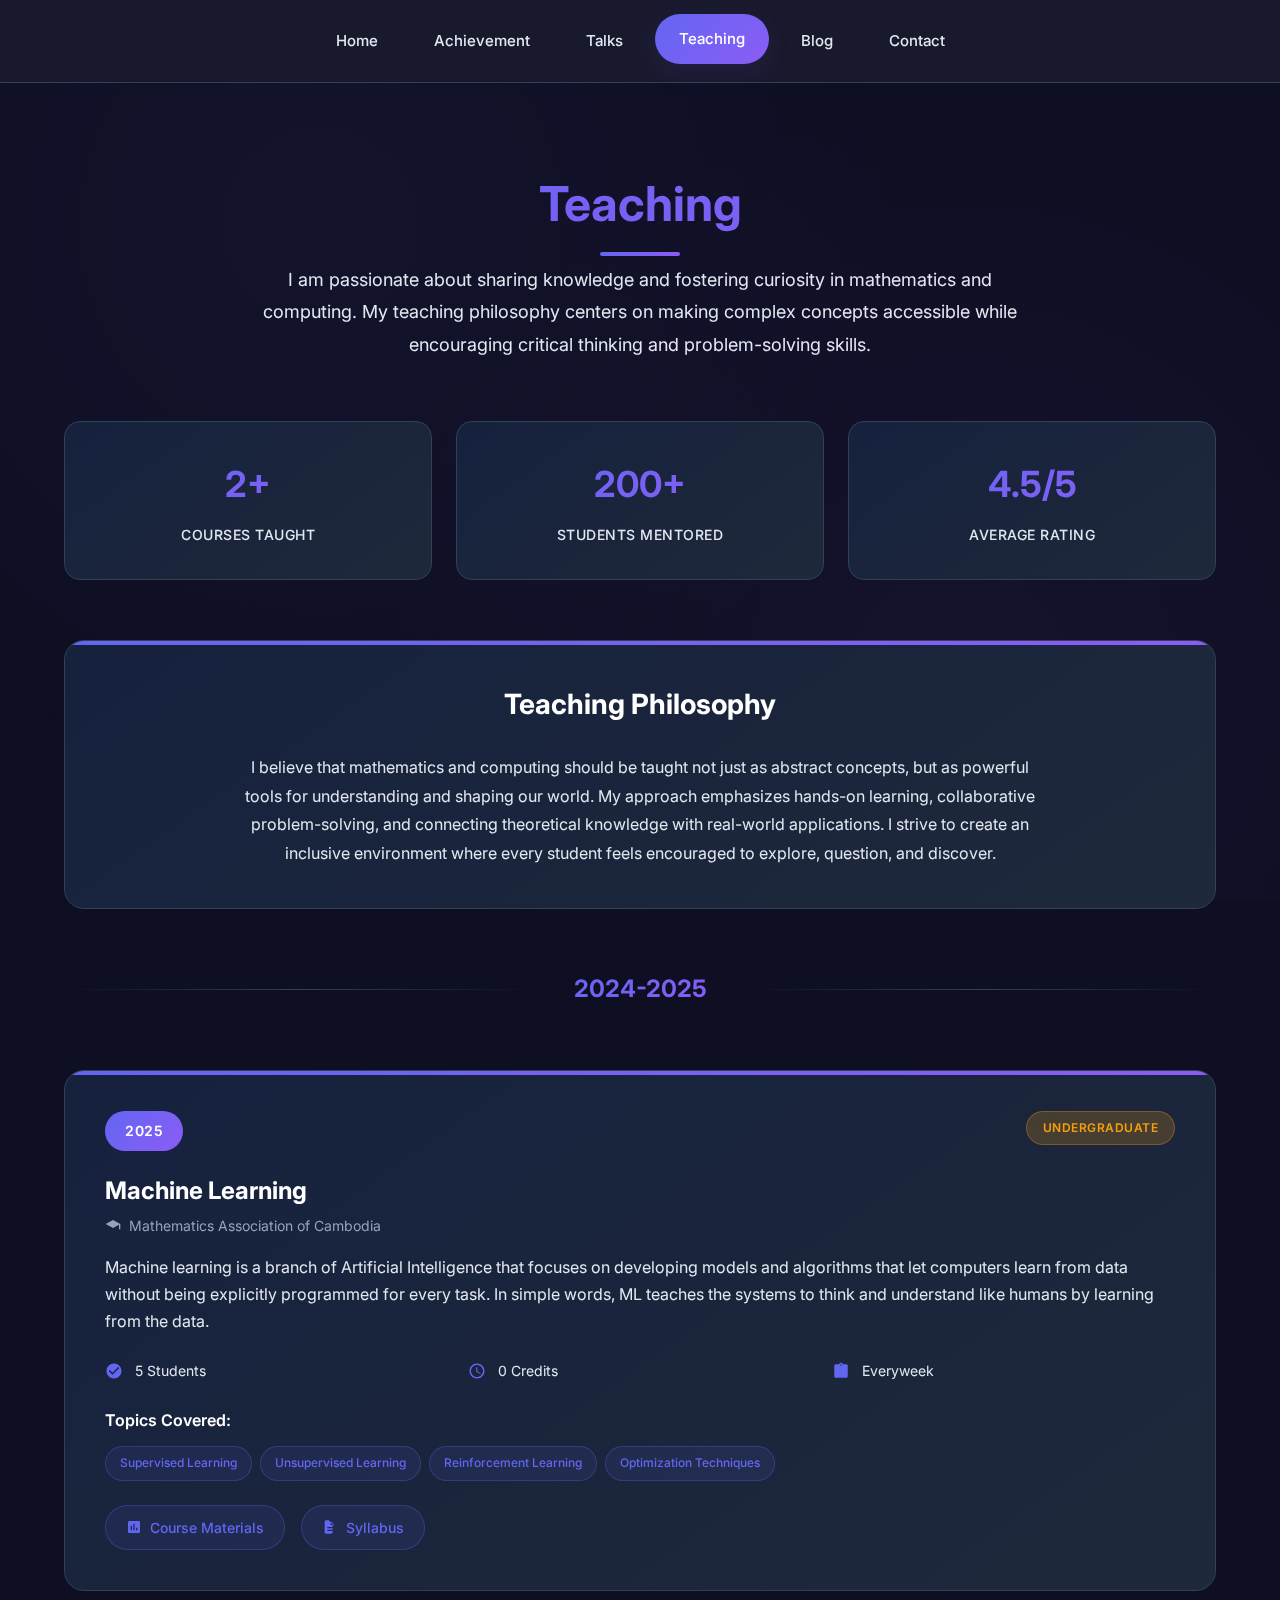
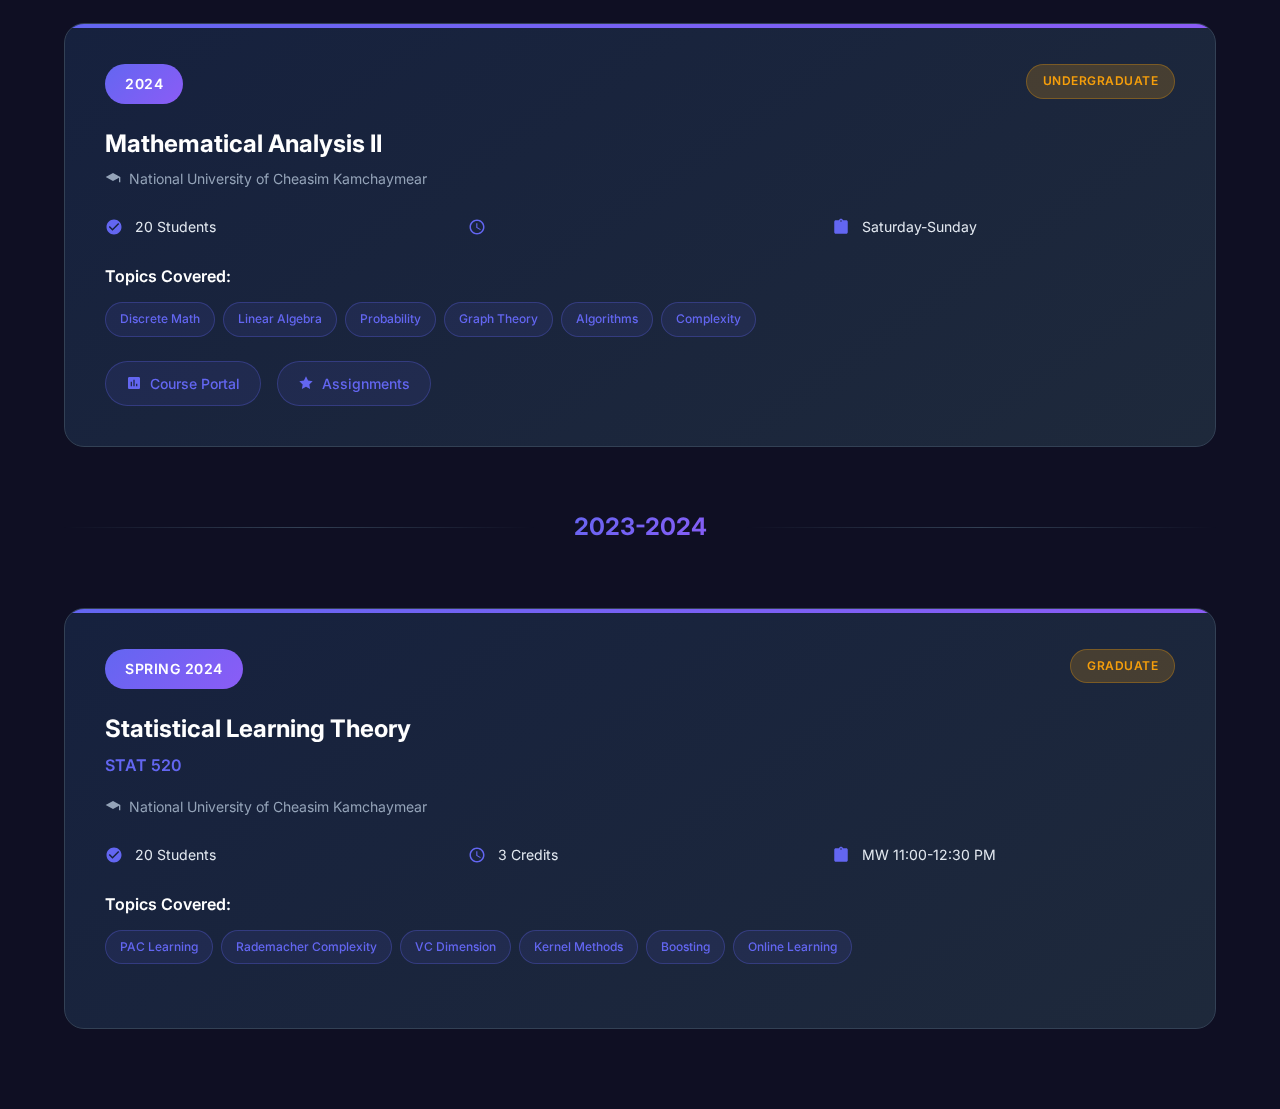
<file: teaching.html>
<!DOCTYPE html>
<html lang="en">
<head>
    <meta charset="UTF-8">
    <meta name="viewport" content="width=device-width, initial-scale=1.0">
    <title>KIMSIE PHAN - Teaching</title>
    <link href="https://fonts.googleapis.com/css2?family=Inter:wght@300;400;500;600;700&display=swap" rel="stylesheet">
    <link rel="stylesheet" href="index.css">
</head>
<body>
    <!-- Navigation -->
    <nav>
        <div class="container">
            <div class="nav-container">
                <a href="index.html" class="nav-item">Home</a>
                <a href="achievement.html" class="nav-item">Achievement</a>
                <a href="talks.html" class="nav-item">Talks</a>
                <a href="teaching.html" class="nav-item active">Teaching</a>
                <a href="blog.html" class="nav-item">Blog</a>
                <a href="#contact" class="nav-item">Contact</a>
            </div>
        </div>
    </nav>

    <!-- Main Content -->
    <div class="container">
        <div class="teaching-section">
            <h1 class="section-title fade-in">Teaching</h1>
            
            <div class="teaching-intro fade-in">
                <p>I am passionate about sharing knowledge and fostering curiosity in mathematics and computing. My teaching philosophy centers on making complex concepts accessible while encouraging critical thinking and problem-solving skills.</p>
            </div>

            <!-- Teaching Statistics -->
            <div class="stats-section fade-in">
                <div class="stat-card">
                    <div class="stat-number">2+</div>
                    <div class="stat-label">Courses Taught</div>
                </div>
                <div class="stat-card">
                    <div class="stat-number">200+</div>
                    <div class="stat-label">Students Mentored</div>
                </div>
                <div class="stat-card">
                    <div class="stat-number">4.5/5</div>
                    <div class="stat-label">Average Rating</div>
                </div>
            </div>

            <!-- Teaching Philosophy -->
            <div class="philosophy-section fade-in">
                <h2 class="philosophy-title">Teaching Philosophy</h2>
                <div class="philosophy-content">
                    <p>I believe that mathematics and computing should be taught not just as abstract concepts, but as powerful tools for understanding and shaping our world. My approach emphasizes hands-on learning, collaborative problem-solving, and connecting theoretical knowledge with real-world applications. I strive to create an inclusive environment where every student feels encouraged to explore, question, and discover.</p>
                </div>
            </div>

            <!-- Year Divider -->
            <div class="year-divider">
                <div class="year-text">2024-2025</div>
            </div>

            <!-- Current Courses -->
            <div class="courses-grid">
                <div class="course-card fade-in">
                    <div class="course-header">
                        <div class="course-semester">2025</div>
                        <div class="course-level">Undergraduate</div>
                    </div>
                    <h3 class="course-title">Machine Learning</h3>
                    <div class="course-institution">
                        <svg class="institution-icon" viewBox="0 0 24 24">
                            <path d="M12 3L1 9l11 6 9-4.91V17h2V9L12 3z"/>
                        </svg>
                        Mathematics Association of Cambodia
                    </div>
                    <p class="course-description">
                        Machine learning is a branch of Artificial Intelligence that focuses on developing models and algorithms that let computers learn from data without being explicitly programmed for every task. In simple words, ML teaches the systems to think and understand like humans by learning from the data.
                    </p>
                    <div class="course-details">
                        <div class="detail-item">
                            <svg class="detail-icon" viewBox="0 0 24 24">
                                <path d="M12 2C6.48 2 2 6.48 2 12s4.48 10 10 10 10-4.48 10-10S17.52 2 12 2zm-2 15l-5-5 1.41-1.41L10 14.17l7.59-7.59L19 8l-9 9z"/>
                            </svg>
                            5 Students
                        </div>
                        <div class="detail-item">
                            <svg class="detail-icon" viewBox="0 0 24 24">
                                <path d="M11.99 2C6.47 2 2 6.48 2 12s4.47 10 9.99 10C17.52 22 22 17.52 22 12S17.52 2 11.99 2zM12 20c-4.42 0-8-3.58-8-8s3.58-8 8-8 8 3.58 8 8-3.58 8-8 8z"/>
                                <path d="M12.5 7H11v6l5.25 3.15.75-1.23-4.5-2.67z"/>
                            </svg>
                            0 Credits
                        </div>
                        <div class="detail-item">
                            <svg class="detail-icon" viewBox="0 0 24 24">
                                <path d="M19 3h-4.18C14.4 1.84 13.3 1 12 1c-1.3 0-2.4.84-2.82 2H5c-1.1 0-2 .9-2 2v14c0 1.1.9 2 2 2h14c1.1 0 2-.9 2-2V5c0-1.1-.9-2-2-2zm-7 0c.55 0 1 .45 1 1s-.45 1-1 1-1-.45-1-1 .45-1 1-1z"/>
                            </svg>
                            Everyweek
                        </div>
                    </div>
                    <div class="course-topics">
                        <div class="topics-title">Topics Covered:</div>
                        <div class="topics-list">
                            <span class="topic-tag">Supervised Learning</span>
                            <span class="topic-tag">Unsupervised Learning</span>
                            <span class="topic-tag">Reinforcement Learning</span>
                            <span class="topic-tag">Optimization Techniques</span>
                        </div>
                    </div>
                    <div class="course-links">
                        <a href="#" class="course-link">
                            <svg class="link-icon" viewBox="0 0 24 24">
                                <path d="M19 3H5c-1.1 0-2 .9-2 2v14c0 1.1.9 2 2 2h14c1.1 0 2-.9 2-2V5c0-1.1-.9-2-2-2zM9 17H7v-7h2v7zm4 0h-2V7h2v10zm4 0h-2v-4h2v4z"/>
                            </svg>
                            Course Materials
                        </a>
                        <a href="#" class="course-link">
                            <svg class="link-icon" viewBox="0 0 24 24">
                                <path d="M14 2H6c-1.1 0-1.99.9-1.99 2L4 20c0 1.1.89 2 2 2h8c1.1 0 2-.9 2-2V8l-6-6zm2 16H8v-2h8v2zm0-4H8v-2h8v2zm-3-5V3.5L18.5 9H13z"/>
                            </svg>
                            Syllabus
                        </a>
                    </div>
                </div>

                <div class="course-card fade-in">
                    <div class="course-header">
                        <div class="course-semester">2024</div>
                        <div class="course-level">Undergraduate</div>
                    </div>
                    <h3 class="course-title">Mathematical Analysis II</h3>
                    <div class="course-institution">
                        <svg class="institution-icon" viewBox="0 0 24 24">
                            <path d="M12 3L1 9l11 6 9-4.91V17h2V9L12 3z"/>
                        </svg>
                        National University of Cheasim Kamchaymear
                    </div>
                    <p class="course-description">
                        
                    <div class="course-details">
                        <div class="detail-item">
                            <svg class="detail-icon" viewBox="0 0 24 24">
                                <path d="M12 2C6.48 2 2 6.48 2 12s4.48 10 10 10 10-4.48 10-10S17.52 2 12 2zm-2 15l-5-5 1.41-1.41L10 14.17l7.59-7.59L19 8l-9 9z"/>
                            </svg>
                            20 Students
                        </div>
                        <div class="detail-item">
                            <svg class="detail-icon" viewBox="0 0 24 24">
                                <path d="M11.99 2C6.47 2 2 6.48 2 12s4.47 10 9.99 10C17.52 22 22 17.52 22 12S17.52 2 11.99 2zM12 20c-4.42 0-8-3.58-8-8s3.58-8 8-8 8 3.58 8 8-3.58 8-8 8z"/>
                                <path d="M12.5 7H11v6l5.25 3.15.75-1.23-4.5-2.67z"/>
                            </svg>
                        
                        </div>
                        <div class="detail-item">
                            <svg class="detail-icon" viewBox="0 0 24 24">
                                <path d="M19 3h-4.18C14.4 1.84 13.3 1 12 1c-1.3 0-2.4.84-2.82 2H5c-1.1 0-2 .9-2 2v14c0 1.1.9 2 2 2h14c1.1 0 2-.9 2-2V5c0-1.1-.9-2-2-2zm-7 0c.55 0 1 .45 1 1s-.45 1-1 1-1-.45-1-1 .45-1 1-1z"/>
                            </svg>
                            Saturday-Sunday
                        </div>
                    </div>
                    <div class="course-topics">
                        <div class="topics-title">Topics Covered:</div>
                        <div class="topics-list">
                            <span class="topic-tag">Discrete Math</span>
                            <span class="topic-tag">Linear Algebra</span>
                            <span class="topic-tag">Probability</span>
                            <span class="topic-tag">Graph Theory</span>
                            <span class="topic-tag">Algorithms</span>
                            <span class="topic-tag">Complexity</span>
                        </div>
                    </div>
                    <div class="course-links">
                        <a href="#" class="course-link">
                            <svg class="link-icon" viewBox="0 0 24 24">
                                <path d="M19 3H5c-1.1 0-2 .9-2 2v14c0 1.1.9 2 2 2h14c1.1 0 2-.9 2-2V5c0-1.1-.9-2-2-2zM9 17H7v-7h2v7zm4 0h-2V7h2v10zm4 0h-2v-4h2v4z"/>
                            </svg>
                            Course Portal
                        </a>
                        <a href="#" class="course-link">
                            <svg class="link-icon" viewBox="0 0 24 24">
                                <path d="M12 2l3.09 6.26L22 9.27l-5 4.87 1.18 6.88L12 17.77l-6.18 3.25L7 14.14 2 9.27l6.91-1.01L12 2z"/>
                            </svg>
                            Assignments
                        </a>
                    </div>
                </div>
            </div>

            <!-- Year Divider -->
            <div class="year-divider">
                <div class="year-text">2023-2024</div>
            </div>

            <!-- Previous Courses -->
            <div class="courses-grid">
                <div class="course-card fade-in">
                    <div class="course-header">
                        <div class="course-semester">Spring 2024</div>
                        <div class="course-level">Graduate</div>
                    </div>
                    <h3 class="course-title">Statistical Learning Theory</h3>
                    <div class="course-code">STAT 520</div>
                    <div class="course-institution">
                        <svg class="institution-icon" viewBox="0 0 24 24">
                            <path d="M12 3L1 9l11 6 9-4.91V17h2V9L12 3z"/>
                        </svg>
                        National University of Cheasim Kamchaymear
                    </div>
                    <p class="course-description">
                        
                    </p>
                    <div class="course-details">
                        <div class="detail-item">
                            <svg class="detail-icon" viewBox="0 0 24 24">
                                <path d="M12 2C6.48 2 2 6.48 2 12s4.48 10 10 10 10-4.48 10-10S17.52 2 12 2zm-2 15l-5-5 1.41-1.41L10 14.17l7.59-7.59L19 8l-9 9z"/>
                            </svg>
                            20 Students
                        </div>
                        <div class="detail-item">
                            <svg class="detail-icon" viewBox="0 0 24 24">
                                <path d="M11.99 2C6.47 2 2 6.48 2 12s4.47 10 9.99 10C17.52 22 22 17.52 22 12S17.52 2 11.99 2zM12 20c-4.42 0-8-3.58-8-8s3.58-8 8-8 8 3.58 8 8-3.58 8-8 8z"/>
                                <path d="M12.5 7H11v6l5.25 3.15.75-1.23-4.5-2.67z"/>
                            </svg>
                            3 Credits
                        </div>
                        <div class="detail-item">
                            <svg class="detail-icon" viewBox="0 0 24 24">
                                <path d="M19 3h-4.18C14.4 1.84 13.3 1 12 1c-1.3 0-2.4.84-2.82 2H5c-1.1 0-2 .9-2 2v14c0 1.1.9 2 2 2h14c1.1 0 2-.9 2-2V5c0-1.1-.9-2-2-2zm-7 0c.55 0 1 .45 1 1s-.45 1-1 1-1-.45-1-1 .45-1 1-1z"/>
                            </svg>
                            MW 11:00-12:30 PM
                        </div>
                    </div>
                    <div class="course-topics">
                        <div class="topics-title">Topics Covered:</div>
                        <div class="topics-list">
                            <span class="topic-tag">PAC Learning</span>
                            <span class="topic-tag">Rademacher Complexity</span>
                            <span class="topic-tag">VC Dimension</span>
                            <span class="topic-tag">Kernel Methods</span>
                            <span class="topic-tag">Boosting</span>
                            <span class="topic-tag">Online Learning</span>
                        </div>
                    </div>
                </div>
            </div>
        </div>
    </div>
</body>
</html>
</file>
<file: index.css>
* {
    margin: 0;
    padding: 0;
    box-sizing: border-box;
}

:root {
    --primary-color: #6366f1;
    --primary-hover: #5b21b6;
    --secondary-color: #f59e0b;
    --bg-primary: #0f0f23;
    --bg-secondary: #1a1a2e;
    --bg-card: #16213e;
    --text-primary: #ffffff;
    --text-secondary: #e2e8f0;
    --text-muted: #94a3b8;
    --border-color: #334155;
    --shadow-light: rgba(99, 102, 241, 0.1);
    --shadow-medium: rgba(99, 102, 241, 0.2);
    --gradient-primary: linear-gradient(135deg, #6366f1 0%, #8b5cf6 100%);
    --gradient-card: linear-gradient(145deg, #16213e 0%, #1e293b 100%);
}

body {
    font-family: 'Inter', -apple-system, BlinkMacSystemFont, 'Segoe UI', sans-serif;
    background: var(--bg-primary);
    color: var(--text-primary);
    line-height: 1.7;
    overflow-x: hidden;
}

/* Background Pattern */
body::before {
    content: '';
    position: fixed;
    top: 0;
    left: 0;
    width: 100%;
    height: 100%;
    background-image: 
        radial-gradient(circle at 25% 25%, rgba(99, 102, 241, 0.05) 0%, transparent 50%),
        radial-gradient(circle at 75% 75%, rgba(139, 92, 246, 0.05) 0%, transparent 50%);
    pointer-events: none;
    z-index: -1;
}

.container {
    max-width: 1200px;
    margin: 0 auto;
    padding: 0 24px;
}

/* Enhanced Navigation */
nav {
    background: rgba(26, 26, 46, 0.95);
    backdrop-filter: blur(20px);
    border-bottom: 1px solid var(--border-color);
    padding: 16px 0;
    position: sticky;
    top: 0;
    z-index: 1000;
    transition: all 0.3s ease;
}

.nav-container {
    display: flex;
    justify-content: center;
    gap: 8px;
    flex-wrap: wrap;
}

.nav-item {
    color: var(--text-secondary);
    text-decoration: none;
    font-size: 15px;
    font-weight: 500;
    padding: 12px 24px;
    border-radius: 50px;
    transition: all 0.3s cubic-bezier(0.4, 0, 0.2, 1);
    position: relative;
    overflow: hidden;
}

.nav-item::before {
    content: '';
    position: absolute;
    top: 0;
    left: -100%;
    width: 100%;
    height: 100%;
    background: var(--gradient-primary);
    transition: left 0.3s ease;
    z-index: -1;
}

.nav-item:hover,
.nav-item.active {
    color: var(--text-primary);
    transform: translateY(-2px);
    box-shadow: 0 8px 25px var(--shadow-light);
}

.nav-item:hover::before,
.nav-item.active::before {
    left: 0;
}

/* Enhanced Main Content */
.main-content {
    display: flex;
    gap: 60px;
    padding: 60px 0;
    align-items: flex-start;
    min-height: calc(100vh - 200px);
}

/* Enhanced Profile Section */
.profile-section {
    flex: 0 0 350px;
    position: sticky;
    top: 120px;
}

.profile-card {
    background: var(--gradient-card);
    border-radius: 24px;
    padding: 40px;
    border: 1px solid var(--border-color);
    box-shadow: 0 20px 50px rgba(0, 0, 0, 0.3);
    backdrop-filter: blur(20px);
    text-align: center;
    transition: transform 0.3s ease;
}

.profile-card:hover {
    transform: translateY(-5px);
}

.profile-image {
    width: 160px;
    height: 160px;
    border-radius: 50%;
    margin: 0 auto 24px;
    position: relative;
    overflow: hidden;
}

.profile-image::before {
    content: '';
    position: absolute;
    inset: -4px;
    border-radius: 50%;
    background: var(--gradient-primary);
    z-index: -1;
}

.profile-image img {
    width: 100%;
    height: 100%;
    object-fit: cover;
    border-radius: 50%;
    transition: transform 0.3s ease;
}

.profile-image:hover img {
    transform: scale(1.05);
}

.profile-name {
    font-size: 28px;
    font-weight: 700;
    margin-bottom: 8px;
    background: var(--gradient-primary);
    -webkit-background-clip: text;
    -webkit-text-fill-color: transparent;
    background-clip: text;
}

.profile-title {
    font-size: 16px;
    color: var(--text-muted);
    margin-bottom: 32px;
    font-weight: 400;
}

.contact-info {
    list-style: none;
    text-align: left;
    space-y: 16px;
}

.contact-info li {
    margin-bottom: 16px;
    display: flex;
    align-items: center;
    gap: 12px;
    color: var(--text-secondary);
    font-size: 14px;
    padding: 8px 0;
    transition: all 0.3s ease;
    border-radius: 8px;
}

.contact-info li:hover {
    color: var(--text-primary);
    background: rgba(99, 102, 241, 0.1);
    padding-left: 12px;
}

.contact-info a {
    color: var(--primary-color);
    text-decoration: none;
    font-weight: 500;
}

.contact-info a:hover {
    color: var(--text-primary);
}

.icon {
    width: 18px;
    height: 18px;
    fill: currentColor;
    flex-shrink: 0;
}

/* Enhanced Content Section */
.content-section {
    flex: 1;
    max-width: 800px;
}

.section-title {
    font-size: 48px;
    font-weight: 700;
    margin-bottom: 40px;
    background: var(--gradient-primary);
    -webkit-background-clip: text;
    -webkit-text-fill-color: transparent;
    background-clip: text;
    position: relative;
}

.section-title::after {
    content: '';
    position: absolute;
    bottom: -12px;
    left: 0;
    width: 80px;
    height: 4px;
    background: var(--gradient-primary);
    border-radius: 2px;
}

.content-text {
    font-size: 18px;
    line-height: 1.8;
    margin-bottom: 32px;
    color: var(--text-secondary);
    font-weight: 400;
}

.content-text a {
    color: var(--primary-color);
    text-decoration: none;
    font-weight: 500;
    border-bottom: 1px solid transparent;
    transition: all 0.3s ease;
}

.content-text a:hover {
    border-bottom-color: var(--primary-color);
    color: var(--text-primary);
}

.highlight {
    font-weight: 600;
    color: var(--text-primary);
}

/* Enhanced Research Section */
.research-section {
    margin-top: 80px;
}

.research-list {
    list-style: none;
    padding-left: 0;
    margin-top: 32px;
}

.research-list li {
    position: relative;
    padding: 20px 24px 20px 60px;
    margin-bottom: 20px;
    background: var(--gradient-card);
    border-radius: 16px;
    border-left: 4px solid var(--primary-color);
    transition: all 0.3s ease;
    font-size: 17px;
    line-height: 1.7;
}

.research-list li:hover {
    transform: translateX(8px);
    box-shadow: 0 12px 30px var(--shadow-light);
}

.research-list li::before {
    content: "→";
    position: absolute;
    left: 24px;
    top: 20px;
    color: var(--primary-color);
    font-weight: bold;
    font-size: 20px;
}

/* Enhanced Blog Section */
.blog-section {
    padding: 80px 0;
    background: var(--bg-primary);
    min-height: calc(100vh - 200px);
}

.blog-grid {
    display: grid;
    grid-template-columns: repeat(auto-fit, minmax(380px, 1fr));
    gap: 32px;
    margin-top: 40px;
}

.blog-post {
    background: var(--gradient-card);
    padding: 32px;
    border-radius: 20px;
    border: 1px solid var(--border-color);
    transition: all 0.4s cubic-bezier(0.4, 0, 0.2, 1);
    position: relative;
    overflow: hidden;
}

.blog-post::before {
    content: '';
    position: absolute;
    top: 0;
    left: 0;
    right: 0;
    height: 4px;
    background: var(--gradient-primary);
}

.blog-post:hover {
    transform: translateY(-8px);
    box-shadow: 0 25px 50px var(--shadow-medium);
}

.blog-date {
    color: var(--text-muted);
    font-size: 14px;
    font-weight: 500;
    margin-bottom: 16px;
    text-transform: uppercase;
    letter-spacing: 0.5px;
}

.blog-title {
    margin-bottom: 20px;
}

.blog-title a {
    color: var(--text-primary);
    text-decoration: none;
    font-size: 22px;
    font-weight: 600;
    line-height: 1.4;
    transition: color 0.3s ease;
}

.blog-title a:hover {
    color: var(--primary-color);
}

.blog-excerpt {
    color: var(--text-secondary);
    line-height: 1.7;
    margin-bottom: 24px;
    font-size: 16px;
}

.blog-tags {
    display: flex;
    flex-wrap: wrap;
    gap: 8px;
}

.tag {
    background: var(--gradient-primary);
    color: var(--text-primary);
    padding: 6px 16px;
    border-radius: 50px;
    font-size: 12px;
    font-weight: 600;
    text-transform: uppercase;
    letter-spacing: 0.5px;
}

/* Enhanced Footer */
.footer {
    background: var(--bg-secondary);
    border-top: 1px solid var(--border-color);
    padding: 40px 0 24px;
    margin-top: 80px;
}

.footer-content {
    display: flex;
    justify-content: space-between;
    align-items: center;
    margin-bottom: 24px;
}

.footer-links {
    display: flex;
    gap: 32px;
}

.footer-link {
    color: var(--text-secondary);
    text-decoration: none;
    font-size: 14px;
    font-weight: 500;
    transition: color 0.3s ease;
}

.footer-link:hover {
    color: var(--primary-color);
}

.footer-social {
    display: flex;
    align-items: center;
    gap: 20px;
}

.follow-text {
    font-size: 12px;
    color: var(--text-muted);
    font-weight: 600;
    text-transform: uppercase;
    letter-spacing: 1px;
}

.social-link {
    display: flex;
    align-items: center;
    gap: 8px;
    color: var(--text-secondary);
    text-decoration: none;
    font-size: 12px;
    font-weight: 600;
    padding: 8px 16px;
    border-radius: 50px;
    border: 1px solid var(--border-color);
    transition: all 0.3s ease;
}

.social-link:hover {
    color: var(--text-primary);
    border-color: var(--primary-color);
    background: rgba(99, 102, 241, 0.1);
}

.social-icon {
    width: 16px;
    height: 16px;
    fill: currentColor;
}

.feed-link {
    border-color: var(--secondary-color);
    color: var(--secondary-color);
}

.feed-link:hover {
    background: rgba(245, 158, 11, 0.1);
    color: var(--secondary-color);
    border-color: var(--secondary-color);
}

.footer-copyright {
    text-align: center;
    color: var(--text-muted);
    font-size: 14px;
    padding-top: 24px;
    border-top: 1px solid var(--border-color);
}

/* Animations */
@keyframes fadeInUp {
    from {
        opacity: 0;
        transform: translateY(30px);
    }
    to {
        opacity: 1;
        transform: translateY(0);
    }
}

@keyframes slideInLeft {
    from {
        opacity: 0;
        transform: translateX(-30px);
    }
    to {
        opacity: 1;
        transform: translateX(0);
    }
}

.fade-in {
    animation: fadeInUp 0.8s ease forwards;
}

.slide-in-left {
    animation: slideInLeft 0.8s ease forwards;
}

/* Responsive Design */
@media (max-width: 1024px) {
    .main-content {
        gap: 40px;
    }
    
    .profile-section {
        flex: 0 0 300px;
    }
}

@media (max-width: 768px) {
    .container {
        padding: 0 16px;
    }

    .main-content {
        flex-direction: column;
        gap: 40px;
        padding: 40px 0;
    }

    .profile-section {
        flex: none;
        position: static;
    }

    .profile-card {
        padding: 32px;
    }

    .section-title {
        font-size: 36px;
    }

    .content-text {
        font-size: 16px;
    }

    .nav-container {
        gap: 4px;
    }

    .nav-item {
        padding: 10px 16px;
        font-size: 14px;
    }

    .blog-grid {
        grid-template-columns: 1fr;
        gap: 24px;
    }

    .blog-post {
        padding: 24px;
    }

    .footer-content {
        flex-direction: column;
        gap: 20px;
        text-align: center;
    }
}

/* Scroll behavior and smooth animations */
html {
    scroll-behavior: smooth;
}

/* Loading animation */
.loading {
    opacity: 0;
    animation: fadeInUp 0.6s ease forwards;
}

.loading:nth-child(2) { animation-delay: 0.1s; }
.loading:nth-child(3) { animation-delay: 0.2s; }
.loading:nth-child(4) { animation-delay: 0.3s; }
.loading:nth-child(5) { animation-delay: 0.4s; }
.loading:nth-child(6) { animation-delay: 0.5s; }
.loading:nth-child(7) { animation-delay: 0.6s; }
.loading:nth-child(8) { animation-delay: 0.7s; }

/* Focus states for accessibility */
.nav-item:focus {
    outline: 2px solid var(--primary-color);
    outline-offset: 2px;
}

.contact-info a:focus {
    outline: 2px solid var(--primary-color);
    outline-offset: 2px;
    border-radius: 4px;
}

/* Reduced motion preferences */
@media (prefers-reduced-motion: reduce) {
    *,
    *::before,
    *::after {
        animation-duration: 0.01ms !important;
        animation-iteration-count: 1 !important;
        transition-duration: 0.01ms !important;
    }
    
    html {
        scroll-behavior: auto;
    }
}






* {
    margin: 0;
    padding: 0;
    box-sizing: border-box;
}

:root {
    --primary-color: #6366f1;
    --primary-hover: #5b21b6;
    --secondary-color: #f59e0b;
    --bg-primary: #0f0f23;
    --bg-secondary: #1a1a2e;
    --bg-card: #16213e;
    --text-primary: #ffffff;
    --text-secondary: #e2e8f0;
    --text-muted: #94a3b8;
    --border-color: #334155;
    --shadow-light: rgba(99, 102, 241, 0.1);
    --shadow-medium: rgba(99, 102, 241, 0.2);
    --gradient-primary: linear-gradient(135deg, #6366f1 0%, #8b5cf6 100%);
    --gradient-card: linear-gradient(145deg, #16213e 0%, #1e293b 100%);
}

body {
    font-family: 'Inter', -apple-system, BlinkMacSystemFont, 'Segoe UI', sans-serif;
    background: var(--bg-primary);
    color: var(--text-primary);
    line-height: 1.7;
    overflow-x: hidden;
}

body::before {
    content: '';
    position: fixed;
    top: 0;
    left: 0;
    width: 100%;
    height: 100%;
    background-image: 
        radial-gradient(circle at 25% 25%, rgba(99, 102, 241, 0.05) 0%, transparent 50%),
        radial-gradient(circle at 75% 75%, rgba(139, 92, 246, 0.05) 0%, transparent 50%);
    pointer-events: none;
    z-index: -1;
}

.container {
    max-width: 1200px;
    margin: 0 auto;
    padding: 0 24px;
}

nav {
    background: rgba(26, 26, 46, 0.95);
    backdrop-filter: blur(20px);
    border-bottom: 1px solid var(--border-color);
    padding: 16px 0;
    position: sticky;
    top: 0;
    z-index: 1000;
    transition: all 0.3s ease;
}

.nav-container {
    display: flex;
    justify-content: center;
    gap: 8px;
    flex-wrap: wrap;
}

.nav-item {
    color: var(--text-secondary);
    text-decoration: none;
    font-size: 15px;
    font-weight: 500;
    padding: 12px 24px;
    border-radius: 50px;
    transition: all 0.3s cubic-bezier(0.4, 0, 0.2, 1);
    position: relative;
    overflow: hidden;
}

.nav-item::before {
    content: '';
    position: absolute;
    top: 0;
    left: -100%;
    width: 100%;
    height: 100%;
    background: var(--gradient-primary);
    transition: left 0.3s ease;
    z-index: -1;
}

.nav-item:hover,
.nav-item.active {
    color: var(--text-primary);
    transform: translateY(-2px);
    box-shadow: 0 8px 25px var(--shadow-light);
}

.nav-item:hover::before,
.nav-item.active::before {
    left: 0;
}

.talks-section {
    padding: 80px 0;
    min-height: calc(100vh - 200px);
}

.section-title {
    font-size: 48px;
    font-weight: 700;
    margin-bottom: 40px;
    background: var(--gradient-primary);
    -webkit-background-clip: text;
    -webkit-text-fill-color: transparent;
    background-clip: text;
    position: relative;
    text-align: center;
}

.section-title::after {
    content: '';
    position: absolute;
    bottom: -12px;
    left: 50%;
    transform: translateX(-50%);
    width: 80px;
    height: 4px;
    background: var(--gradient-primary);
    border-radius: 2px;
}

.talks-grid {
    display: grid;
    gap: 32px;
    margin-top: 60px;
}

.talk-card {
    background: var(--gradient-card);
    padding: 40px;
    border-radius: 20px;
    border: 1px solid var(--border-color);
    transition: all 0.4s cubic-bezier(0.4, 0, 0.2, 1);
    position: relative;
    overflow: hidden;
}

.talk-card::before {
    content: '';
    position: absolute;
    top: 0;
    left: 0;
    right: 0;
    height: 4px;
    background: var(--gradient-primary);
}

.talk-card:hover {
    transform: translateY(-8px);
    box-shadow: 0 25px 50px var(--shadow-medium);
}

.talk-header {
    display: flex;
    justify-content: space-between;
    align-items: flex-start;
    margin-bottom: 24px;
    flex-wrap: wrap;
    gap: 16px;
}

.talk-date {
    background: var(--gradient-primary);
    color: var(--text-primary);
    padding: 8px 20px;
    border-radius: 50px;
    font-size: 14px;
    font-weight: 600;
    text-transform: uppercase;
    letter-spacing: 0.5px;
    flex-shrink: 0;
}

.talk-type {
    background: rgba(245, 158, 11, 0.2);
    color: var(--secondary-color);
    padding: 6px 16px;
    border-radius: 50px;
    font-size: 12px;
    font-weight: 600;
    text-transform: uppercase;
    letter-spacing: 0.5px;
    border: 1px solid rgba(245, 158, 11, 0.3);
}

.talk-title {
    font-size: 24px;
    font-weight: 700;
    color: var(--text-primary);
    margin-bottom: 16px;
    line-height: 1.3;
}

.talk-venue {
    color: var(--primary-color);
    font-size: 18px;
    font-weight: 600;
    margin-bottom: 8px;
}

.talk-location {
    color: var(--text-muted);
    font-size: 14px;
    margin-bottom: 20px;
    display: flex;
    align-items: center;
    gap: 8px;
}

.location-icon {
    width: 16px;
    height: 16px;
    fill: currentColor;
}

.talk-description {
    color: var(--text-secondary);
    line-height: 1.7;
    margin-bottom: 24px;
    font-size: 16px;
}

.talk-links {
    display: flex;
    gap: 16px;
    flex-wrap: wrap;
}

.talk-link {
    display: inline-flex;
    align-items: center;
    gap: 8px;
    padding: 10px 20px;
    background: rgba(99, 102, 241, 0.1);
    color: var(--primary-color);
    text-decoration: none;
    border-radius: 50px;
    font-size: 14px;
    font-weight: 500;
    border: 1px solid rgba(99, 102, 241, 0.3);
    transition: all 0.3s ease;
}

.talk-link:hover {
    background: var(--primary-color);
    color: var(--text-primary);
    transform: translateY(-2px);
    box-shadow: 0 8px 20px var(--shadow-light);
}

.link-icon {
    width: 16px;
    height: 16px;
    fill: currentColor;
}

.year-divider {
    display: flex;
    align-items: center;
    margin: 60px 0 40px;
    gap: 20px;
}

.year-divider::before,
.year-divider::after {
    content: '';
    flex: 1;
    height: 1px;
    background: linear-gradient(to right, transparent, var(--border-color), transparent);
}

.year-text {
    font-size: 24px;
    font-weight: 700;
    color: var(--text-primary);
    background: var(--gradient-primary);
    -webkit-background-clip: text;
    -webkit-text-fill-color: transparent;
    background-clip: text;
    padding: 0 20px;
}

.stats-section {
    display: grid;
    grid-template-columns: repeat(auto-fit, minmax(200px, 1fr));
    gap: 24px;
    margin-bottom: 60px;
}

.stat-card {
    background: var(--gradient-card);
    padding: 32px;
    border-radius: 16px;
    border: 1px solid var(--border-color);
    text-align: center;
    transition: transform 0.3s ease;
}

.stat-card:hover {
    transform: translateY(-4px);
}

.stat-number {
    font-size: 36px;
    font-weight: 700;
    background: var(--gradient-primary);
    -webkit-background-clip: text;
    -webkit-text-fill-color: transparent;
    background-clip: text;
    margin-bottom: 8px;
}

.stat-label {
    color: var(--text-secondary);
    font-size: 14px;
    font-weight: 500;
    text-transform: uppercase;
    letter-spacing: 0.5px;
}

@keyframes fadeInUp {
    from {
        opacity: 0;
        transform: translateY(30px);
    }
    to {
        opacity: 1;
        transform: translateY(0);
    }
}

.fade-in {
    animation: fadeInUp 0.8s ease forwards;
}

.fade-in:nth-child(2) { animation-delay: 0.1s; }
.fade-in:nth-child(3) { animation-delay: 0.2s; }
.fade-in:nth-child(4) { animation-delay: 0.3s; }
.fade-in:nth-child(5) { animation-delay: 0.4s; }

@media (max-width: 768px) {
    .container {
        padding: 0 16px;
    }

    .talks-section {
        padding: 40px 0;
    }

    .section-title {
        font-size: 36px;
    }

    .talk-card {
        padding: 24px;
    }

    .talk-header {
        flex-direction: column;
        align-items: flex-start;
    }

    .talk-title {
        font-size: 20px;
    }

    .stats-section {
        grid-template-columns: repeat(2, 1fr);
        gap: 16px;
    }

    .stat-card {
        padding: 24px;
    }

    .nav-container {
        gap: 4px;
    }

    .nav-item {
        padding: 10px 16px;
        font-size: 14px;
    }
}


* {
    margin: 0;
    padding: 0;
    box-sizing: border-box;
}

:root {
    --primary-color: #6366f1;
    --primary-hover: #5b21b6;
    --secondary-color: #f59e0b;
    --bg-primary: #0f0f23;
    --bg-secondary: #1a1a2e;
    --bg-card: #16213e;
    --text-primary: #ffffff;
    --text-secondary: #e2e8f0;
    --text-muted: #94a3b8;
    --border-color: #334155;
    --shadow-light: rgba(99, 102, 241, 0.1);
    --shadow-medium: rgba(99, 102, 241, 0.2);
    --gradient-primary: linear-gradient(135deg, #6366f1 0%, #8b5cf6 100%);
    --gradient-card: linear-gradient(145deg, #16213e 0%, #1e293b 100%);
}

body {
    font-family: 'Inter', -apple-system, BlinkMacSystemFont, 'Segoe UI', sans-serif;
    background: var(--bg-primary);
    color: var(--text-primary);
    line-height: 1.7;
    overflow-x: hidden;
}

body::before {
    content: '';
    position: fixed;
    top: 0;
    left: 0;
    width: 100%;
    height: 100%;
    background-image: 
        radial-gradient(circle at 25% 25%, rgba(99, 102, 241, 0.05) 0%, transparent 50%),
        radial-gradient(circle at 75% 75%, rgba(139, 92, 246, 0.05) 0%, transparent 50%);
    pointer-events: none;
    z-index: -1;
}

.container {
    max-width: 1200px;
    margin: 0 auto;
    padding: 0 24px;
}

nav {
    background: rgba(26, 26, 46, 0.95);
    backdrop-filter: blur(20px);
    border-bottom: 1px solid var(--border-color);
    padding: 16px 0;
    position: sticky;
    top: 0;
    z-index: 1000;
    transition: all 0.3s ease;
}

.nav-container {
    display: flex;
    justify-content: center;
    gap: 8px;
    flex-wrap: wrap;
}

.nav-item {
    color: var(--text-secondary);
    text-decoration: none;
    font-size: 15px;
    font-weight: 500;
    padding: 12px 24px;
    border-radius: 50px;
    transition: all 0.3s cubic-bezier(0.4, 0, 0.2, 1);
    position: relative;
    overflow: hidden;
}

.nav-item::before {
    content: '';
    position: absolute;
    top: 0;
    left: -100%;
    width: 100%;
    height: 100%;
    background: var(--gradient-primary);
    transition: left 0.3s ease;
    z-index: -1;
}

.nav-item:hover,
.nav-item.active {
    color: var(--text-primary);
    transform: translateY(-2px);
    box-shadow: 0 8px 25px var(--shadow-light);
}

.nav-item:hover::before,
.nav-item.active::before {
    left: 0;
}

.teaching-section {
    padding: 80px 0;
    min-height: calc(100vh - 200px);
}

.section-title {
    font-size: 48px;
    font-weight: 700;
    margin-bottom: 40px;
    background: var(--gradient-primary);
    -webkit-background-clip: text;
    -webkit-text-fill-color: transparent;
    background-clip: text;
    position: relative;
    text-align: center;
}

.section-title::after {
    content: '';
    position: absolute;
    bottom: -12px;
    left: 50%;
    transform: translateX(-50%);
    width: 80px;
    height: 4px;
    background: var(--gradient-primary);
    border-radius: 2px;
}

.teaching-intro {
    text-align: center;
    max-width: 800px;
    margin: 0 auto 60px;
    font-size: 18px;
    color: var(--text-secondary);
    line-height: 1.8;
}

.stats-section {
    display: grid;
    grid-template-columns: repeat(auto-fit, minmax(200px, 1fr));
    gap: 24px;
    margin-bottom: 60px;
}

.stat-card {
    background: var(--gradient-card);
    padding: 32px;
    border-radius: 16px;
    border: 1px solid var(--border-color);
    text-align: center;
    transition: transform 0.3s ease;
}

.stat-card:hover {
    transform: translateY(-4px);
}

.stat-number {
    font-size: 36px;
    font-weight: 700;
    background: var(--gradient-primary);
    -webkit-background-clip: text;
    -webkit-text-fill-color: transparent;
    background-clip: text;
    margin-bottom: 8px;
}

.stat-label {
    color: var(--text-secondary);
    font-size: 14px;
    font-weight: 500;
    text-transform: uppercase;
    letter-spacing: 0.5px;
}

.courses-grid {
    display: grid;
    gap: 32px;
    margin-top: 60px;
}

.course-card {
    background: var(--gradient-card);
    padding: 40px;
    border-radius: 20px;
    border: 1px solid var(--border-color);
    transition: all 0.4s cubic-bezier(0.4, 0, 0.2, 1);
    position: relative;
    overflow: hidden;
}

.course-card::before {
    content: '';
    position: absolute;
    top: 0;
    left: 0;
    right: 0;
    height: 4px;
    background: var(--gradient-primary);
}

.course-card:hover {
    transform: translateY(-8px);
    box-shadow: 0 25px 50px var(--shadow-medium);
}

.course-header {
    display: flex;
    justify-content: space-between;
    align-items: flex-start;
    margin-bottom: 24px;
    flex-wrap: wrap;
    gap: 16px;
}

.course-semester {
    background: var(--gradient-primary);
    color: var(--text-primary);
    padding: 8px 20px;
    border-radius: 50px;
    font-size: 14px;
    font-weight: 600;
    text-transform: uppercase;
    letter-spacing: 0.5px;
    flex-shrink: 0;
}

.course-level {
    background: rgba(245, 158, 11, 0.2);
    color: var(--secondary-color);
    padding: 6px 16px;
    border-radius: 50px;
    font-size: 12px;
    font-weight: 600;
    text-transform: uppercase;
    letter-spacing: 0.5px;
    border: 1px solid rgba(245, 158, 11, 0.3);
}

.course-title {
    font-size: 24px;
    font-weight: 700;
    color: var(--text-primary);
    margin-bottom: 8px;
    line-height: 1.3;
}

.course-code {
    color: var(--primary-color);
    font-size: 16px;
    font-weight: 600;
    margin-bottom: 16px;
}

.course-institution {
    color: var(--text-muted);
    font-size: 14px;
    margin-bottom: 16px;
    display: flex;
    align-items: center;
    gap: 8px;
}

.institution-icon {
    width: 16px;
    height: 16px;
    fill: currentColor;
}

.course-description {
    color: var(--text-secondary);
    line-height: 1.7;
    margin-bottom: 24px;
    font-size: 16px;
}

.course-details {
    display: grid;
    grid-template-columns: repeat(auto-fit, minmax(200px, 1fr));
    gap: 20px;
    margin-bottom: 24px;
}

.detail-item {
    display: flex;
    align-items: center;
    gap: 12px;
    color: var(--text-secondary);
    font-size: 14px;
}

.detail-icon {
    width: 18px;
    height: 18px;
    fill: var(--primary-color);
}

.course-topics {
    margin-bottom: 24px;
}

.topics-title {
    color: var(--text-primary);
    font-weight: 600;
    margin-bottom: 12px;
    font-size: 16px;
}

.topics-list {
    display: flex;
    flex-wrap: wrap;
    gap: 8px;
}

.topic-tag {
    background: rgba(99, 102, 241, 0.1);
    color: var(--primary-color);
    padding: 6px 14px;
    border-radius: 50px;
    font-size: 12px;
    font-weight: 500;
    border: 1px solid rgba(99, 102, 241, 0.3);
}

.course-links {
    display: flex;
    gap: 16px;
    flex-wrap: wrap;
}

.course-link {
    display: inline-flex;
    align-items: center;
    gap: 8px;
    padding: 10px 20px;
    background: rgba(99, 102, 241, 0.1);
    color: var(--primary-color);
    text-decoration: none;
    border-radius: 50px;
    font-size: 14px;
    font-weight: 500;
    border: 1px solid rgba(99, 102, 241, 0.3);
    transition: all 0.3s ease;
}

.course-link:hover {
    background: var(--primary-color);
    color: var(--text-primary);
    transform: translateY(-2px);
    box-shadow: 0 8px 20px var(--shadow-light);
}

.link-icon {
    width: 16px;
    height: 16px;
    fill: currentColor;
}

.year-divider {
    display: flex;
    align-items: center;
    margin: 60px 0 40px;
    gap: 20px;
}

.year-divider::before,
.year-divider::after {
    content: '';
    flex: 1;
    height: 1px;
    background: linear-gradient(to right, transparent, var(--border-color), transparent);
}

.year-text {
    font-size: 24px;
    font-weight: 700;
    color: var(--text-primary);
    background: var(--gradient-primary);
    -webkit-background-clip: text;
    -webkit-text-fill-color: transparent;
    background-clip: text;
    padding: 0 20px;
}

.philosophy-section {
    background: var(--gradient-card);
    padding: 40px;
    border-radius: 20px;
    border: 1px solid var(--border-color);
    margin: 60px 0;
    position: relative;
    overflow: hidden;
}

.philosophy-section::before {
    content: '';
    position: absolute;
    top: 0;
    left: 0;
    right: 0;
    height: 4px;
    background: var(--gradient-primary);
}

.philosophy-title {
    font-size: 28px;
    font-weight: 700;
    color: var(--text-primary);
    margin-bottom: 24px;
    text-align: center;
}

.philosophy-content {
    color: var(--text-secondary);
    font-size: 16px;
    line-height: 1.8;
    text-align: center;
    max-width: 800px;
    margin: 0 auto;
}

.awards-section {
    margin-top: 60px;
}

.awards-title {
    font-size: 32px;
    font-weight: 700;
    color: var(--text-primary);
    margin-bottom: 32px;
    text-align: center;
    background: var(--gradient-primary);
    -webkit-background-clip: text;
    -webkit-text-fill-color: transparent;
    background-clip: text;
}

.awards-grid {
    display: grid;
    grid-template-columns: repeat(auto-fit, minmax(300px, 1fr));
    gap: 24px;
}

.award-card {
    background: var(--gradient-card);
    padding: 32px;
    border-radius: 16px;
    border: 1px solid var(--border-color);
    border-left: 4px solid var(--secondary-color);
    transition: transform 0.3s ease;
}

.award-card:hover {
    transform: translateY(-4px);
}

.award-title {
    color: var(--text-primary);
    font-weight: 600;
    margin-bottom: 8px;
    font-size: 18px;
}

.award-year {
    color: var(--secondary-color);
    font-weight: 500;
    margin-bottom: 12px;
}

.award-description {
    color: var(--text-secondary);
    font-size: 14px;
    line-height: 1.6;
}

@keyframes fadeInUp {
    from {
        opacity: 0;
        transform: translateY(30px);
    }
    to {
        opacity: 1;
        transform: translateY(0);
    }
}

.fade-in {
    animation: fadeInUp 0.8s ease forwards;
}

.fade-in:nth-child(2) { animation-delay: 0.1s; }
.fade-in:nth-child(3) { animation-delay: 0.2s; }
.fade-in:nth-child(4) { animation-delay: 0.3s; }
.fade-in:nth-child(5) { animation-delay: 0.4s; }

@media (max-width: 768px) {
    .container {
        padding: 0 16px;
    }

    .teaching-section {
        padding: 40px 0;
    }

    .section-title {
        font-size: 36px;
    }

    .course-card {
        padding: 24px;
    }

    .course-header {
        flex-direction: column;
        align-items: flex-start;
    }

    .course-title {
        font-size: 20px;
    }

    .stats-section {
        grid-template-columns: repeat(2, 1fr);
        gap: 16px;
    }

    .stat-card {
        padding: 24px;
    }

    .nav-container {
        gap: 4px;
    }

    .nav-item {
        padding: 10px 16px;
        font-size: 14px;
    }

    .course-details {
        grid-template-columns: 1fr;
    }

    .philosophy-section {
        padding: 24px;
    }

    .awards-grid {
        grid-template-columns: 1fr;
    }
}

html {
    scroll-behavior: smooth;
}


* {
    margin: 0;
    padding: 0;
    box-sizing: border-box;
}

:root {
    --primary-color: #6366f1;
    --primary-hover: #5b21b6;
    --secondary-color: #f59e0b;
    --bg-primary: #0f0f23;
    --bg-secondary: #1a1a2e;
    --bg-card: #16213e;
    --text-primary: #ffffff;
    --text-secondary: #e2e8f0;
    --text-muted: #94a3b8;
    --border-color: #334155;
    --shadow-light: rgba(99, 102, 241, 0.1);
    --shadow-medium: rgba(99, 102, 241, 0.2);
    --gradient-primary: linear-gradient(135deg, #6366f1 0%, #8b5cf6 100%);
    --gradient-card: linear-gradient(145deg, #16213e 0%, #1e293b 100%);
}

body {
    font-family: 'Inter', -apple-system, BlinkMacSystemFont, 'Segoe UI', sans-serif;
    background: var(--bg-primary);
    color: var(--text-primary);
    line-height: 1.7;
    overflow-x: hidden;
}

body::before {
    content: '';
    position: fixed;
    top: 0;
    left: 0;
    width: 100%;
    height: 100%;
    background-image: 
        radial-gradient(circle at 25% 25%, rgba(99, 102, 241, 0.05) 0%, transparent 50%),
        radial-gradient(circle at 75% 75%, rgba(139, 92, 246, 0.05) 0%, transparent 50%);
    pointer-events: none;
    z-index: -1;
}

.container {
    max-width: 1200px;
    margin: 0 auto;
    padding: 0 24px;
}

nav {
    background: rgba(26, 26, 46, 0.95);
    backdrop-filter: blur(20px);
    border-bottom: 1px solid var(--border-color);
    padding: 16px 0;
    position: sticky;
    top: 0;
    z-index: 1000;
    transition: all 0.3s ease;
}

.nav-container {
    display: flex;
    justify-content: center;
    gap: 8px;
    flex-wrap: wrap;
}

.nav-item {
    color: var(--text-secondary);
    text-decoration: none;
    font-size: 15px;
    font-weight: 500;
    padding: 12px 24px;
    border-radius: 50px;
    transition: all 0.3s cubic-bezier(0.4, 0, 0.2, 1);
    position: relative;
    overflow: hidden;
}

.nav-item::before {
    content: '';
    position: absolute;
    top: 0;
    left: -100%;
    width: 100%;
    height: 100%;
    background: var(--gradient-primary);
    transition: left 0.3s ease;
    z-index: -1;
}

.nav-item:hover,
.nav-item.active {
    color: var(--text-primary);
    transform: translateY(-2px);
    box-shadow: 0 8px 25px var(--shadow-light);
}

.nav-item:hover::before,
.nav-item.active::before {
    left: 0;
}

.blog-section {
    padding: 80px 0;
    min-height: calc(100vh - 200px);
}

.section-title {
    font-size: 48px;
    font-weight: 700;
    margin-bottom: 20px;
    background: var(--gradient-primary);
    -webkit-background-clip: text;
    -webkit-text-fill-color: transparent;
    background-clip: text;
    position: relative;
    text-align: center;
}

.section-title::after {
    content: '';
    position: absolute;
    bottom: -12px;
    left: 50%;
    transform: translateX(-50%);
    width: 80px;
    height: 4px;
    background: var(--gradient-primary);
    border-radius: 2px;
}

.blog-intro {
    text-align: center;
    max-width: 800px;
    margin: 0 auto 60px;
    font-size: 18px;
    color: var(--text-secondary);
    line-height: 1.8;
}

.featured-post {
    background: var(--gradient-card);
    padding: 60px;
    border-radius: 24px;
    border: 1px solid var(--border-color);
    margin-bottom: 60px;
    position: relative;
    overflow: hidden;
    transition: all 0.4s cubic-bezier(0.4, 0, 0.2, 1);
}

.featured-post::before {
    content: '';
    position: absolute;
    top: 0;
    left: 0;
    right: 0;
    height: 4px;
    background: var(--gradient-primary);
}

.featured-post:hover {
    transform: translateY(-8px);
    box-shadow: 0 25px 50px var(--shadow-medium);
}

.featured-badge {
    background: var(--gradient-primary);
    color: var(--text-primary);
    padding: 8px 20px;
    border-radius: 50px;
    font-size: 12px;
    font-weight: 600;
    text-transform: uppercase;
    letter-spacing: 0.5px;
    display: inline-block;
    margin-bottom: 24px;
}

.post-meta {
    display: flex;
    align-items: center;
    gap: 20px;
    margin-bottom: 24px;
    flex-wrap: wrap;
}

.post-date {
    color: var(--text-muted);
    font-size: 14px;
    font-weight: 500;
    display: flex;
    align-items: center;
    gap: 8px;
}

.post-category {
    background: rgba(245, 158, 11, 0.2);
    color: var(--secondary-color);
    padding: 6px 16px;
    border-radius: 50px;
    font-size: 12px;
    font-weight: 600;
    text-transform: uppercase;
    letter-spacing: 0.5px;
    border: 1px solid rgba(245, 158, 11, 0.3);
}

.post-title {
    font-size: 36px;
    font-weight: 700;
    color: var(--text-primary);
    margin-bottom: 20px;
    line-height: 1.3;
}

.post-excerpt {
    font-size: 18px;
    color: var(--text-secondary);
    line-height: 1.8;
    margin-bottom: 32px;
}

.read-more {
    display: inline-flex;
    align-items: center;
    gap: 8px;
    padding: 12px 24px;
    background: rgba(99, 102, 241, 0.1);
    color: var(--primary-color);
    text-decoration: none;
    border-radius: 50px;
    font-size: 14px;
    font-weight: 500;
    border: 1px solid rgba(99, 102, 241, 0.3);
    transition: all 0.3s ease;
}

.read-more:hover {
    background: var(--primary-color);
    color: var(--text-primary);
    transform: translateY(-2px);
    box-shadow: 0 8px 20px var(--shadow-light);
}

.blog-grid {
    display: grid;
    grid-template-columns: repeat(auto-fit, minmax(400px, 1fr));
    gap: 32px;
    margin-top: 60px;
}

.blog-post {
    background: var(--gradient-card);
    padding: 40px;
    border-radius: 20px;
    border: 1px solid var(--border-color);
    transition: all 0.4s cubic-bezier(0.4, 0, 0.2, 1);
    position: relative;
    overflow: hidden;
}

.blog-post::before {
    content: '';
    position: absolute;
    top: 0;
    left: 0;
    right: 0;
    height: 4px;
    background: var(--gradient-primary);
}

.blog-post:hover {
    transform: translateY(-8px);
    box-shadow: 0 25px 50px var(--shadow-medium);
}

.blog-post .post-title {
    font-size: 24px;
    margin-bottom: 16px;
}

.blog-post .post-excerpt {
    font-size: 16px;
    margin-bottom: 24px;
}

.tags {
    display: flex;
    flex-wrap: wrap;
    gap: 8px;
    margin-bottom: 24px;
}

.tag {
    background: rgba(99, 102, 241, 0.1);
    color: var(--primary-color);
    padding: 4px 12px;
    border-radius: 50px;
    font-size: 11px;
    font-weight: 500;
    text-transform: uppercase;
    letter-spacing: 0.5px;
    border: 1px solid rgba(99, 102, 241, 0.3);
}

.reading-time {
    color: var(--text-muted);
    font-size: 12px;
    font-weight: 500;
    display: flex;
    align-items: center;
    gap: 8px;
}

.icon {
    width: 16px;
    height: 16px;
    fill: currentColor;
}

.categories-section {
    background: var(--gradient-card);
    padding: 40px;
    border-radius: 20px;
    border: 1px solid var(--border-color);
    margin: 60px 0;
    position: relative;
    overflow: hidden;
}

.categories-section::before {
    content: '';
    position: absolute;
    top: 0;
    left: 0;
    right: 0;
    height: 4px;
    background: var(--gradient-primary);
}

.categories-title {
    font-size: 28px;
    font-weight: 700;
    color: var(--text-primary);
    margin-bottom: 24px;
    text-align: center;
}

.categories-grid {
    display: grid;
    grid-template-columns: repeat(auto-fit, minmax(250px, 1fr));
    gap: 24px;
}

.category-card {
    background: rgba(99, 102, 241, 0.05);
    padding: 24px;
    border-radius: 16px;
    border: 1px solid rgba(99, 102, 241, 0.2);
    text-align: center;
    transition: all 0.3s ease;
    cursor: pointer;
}

.category-card:hover {
    background: rgba(99, 102, 241, 0.1);
    transform: translateY(-4px);
}

.category-name {
    font-size: 18px;
    font-weight: 600;
    color: var(--text-primary);
    margin-bottom: 8px;
}

.category-count {
    color: var(--text-muted);
    font-size: 14px;
}

@keyframes fadeInUp {
    from {
        opacity: 0;
        transform: translateY(30px);
    }
    to {
        opacity: 1;
        transform: translateY(0);
    }
}

.fade-in {
    animation: fadeInUp 0.8s ease forwards;
}

.fade-in:nth-child(2) { animation-delay: 0.1s; }
.fade-in:nth-child(3) { animation-delay: 0.2s; }
.fade-in:nth-child(4) { animation-delay: 0.3s; }
.fade-in:nth-child(5) { animation-delay: 0.4s; }

@media (max-width: 768px) {
    .container {
        padding: 0 16px;
    }

    .blog-section {
        padding: 40px 0;
    }

    .section-title {
        font-size: 36px;
    }

    .featured-post {
        padding: 32px;
    }

    .post-title {
        font-size: 28px;
    }

    .blog-grid {
        grid-template-columns: 1fr;
        gap: 24px;
    }

    .blog-post {
        padding: 24px;
    }

    .nav-container {
        gap: 4px;
    }

    .nav-item {
        padding: 10px 16px;
        font-size: 14px;
    }

    .categories-grid {
        grid-template-columns: repeat(2, 1fr);
    }
}

html {
    scroll-behavior: smooth;
}
</file>
